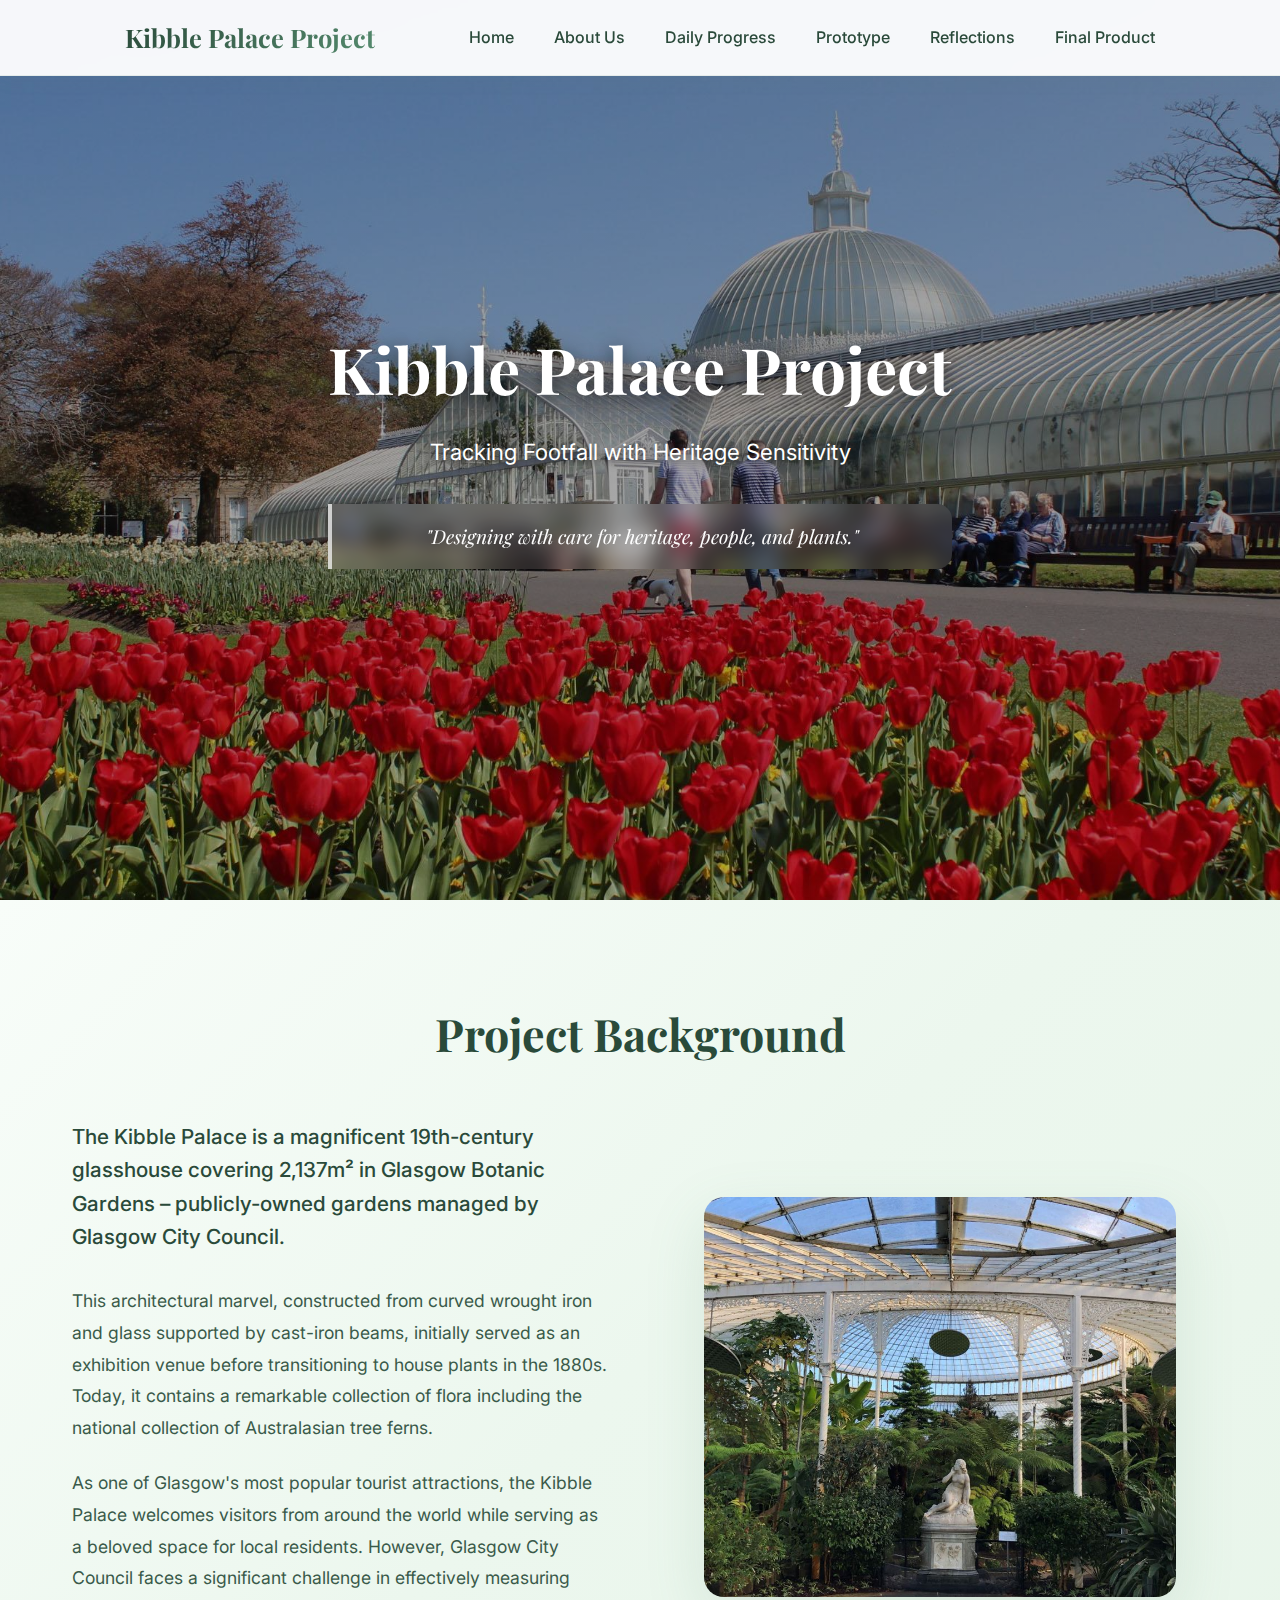
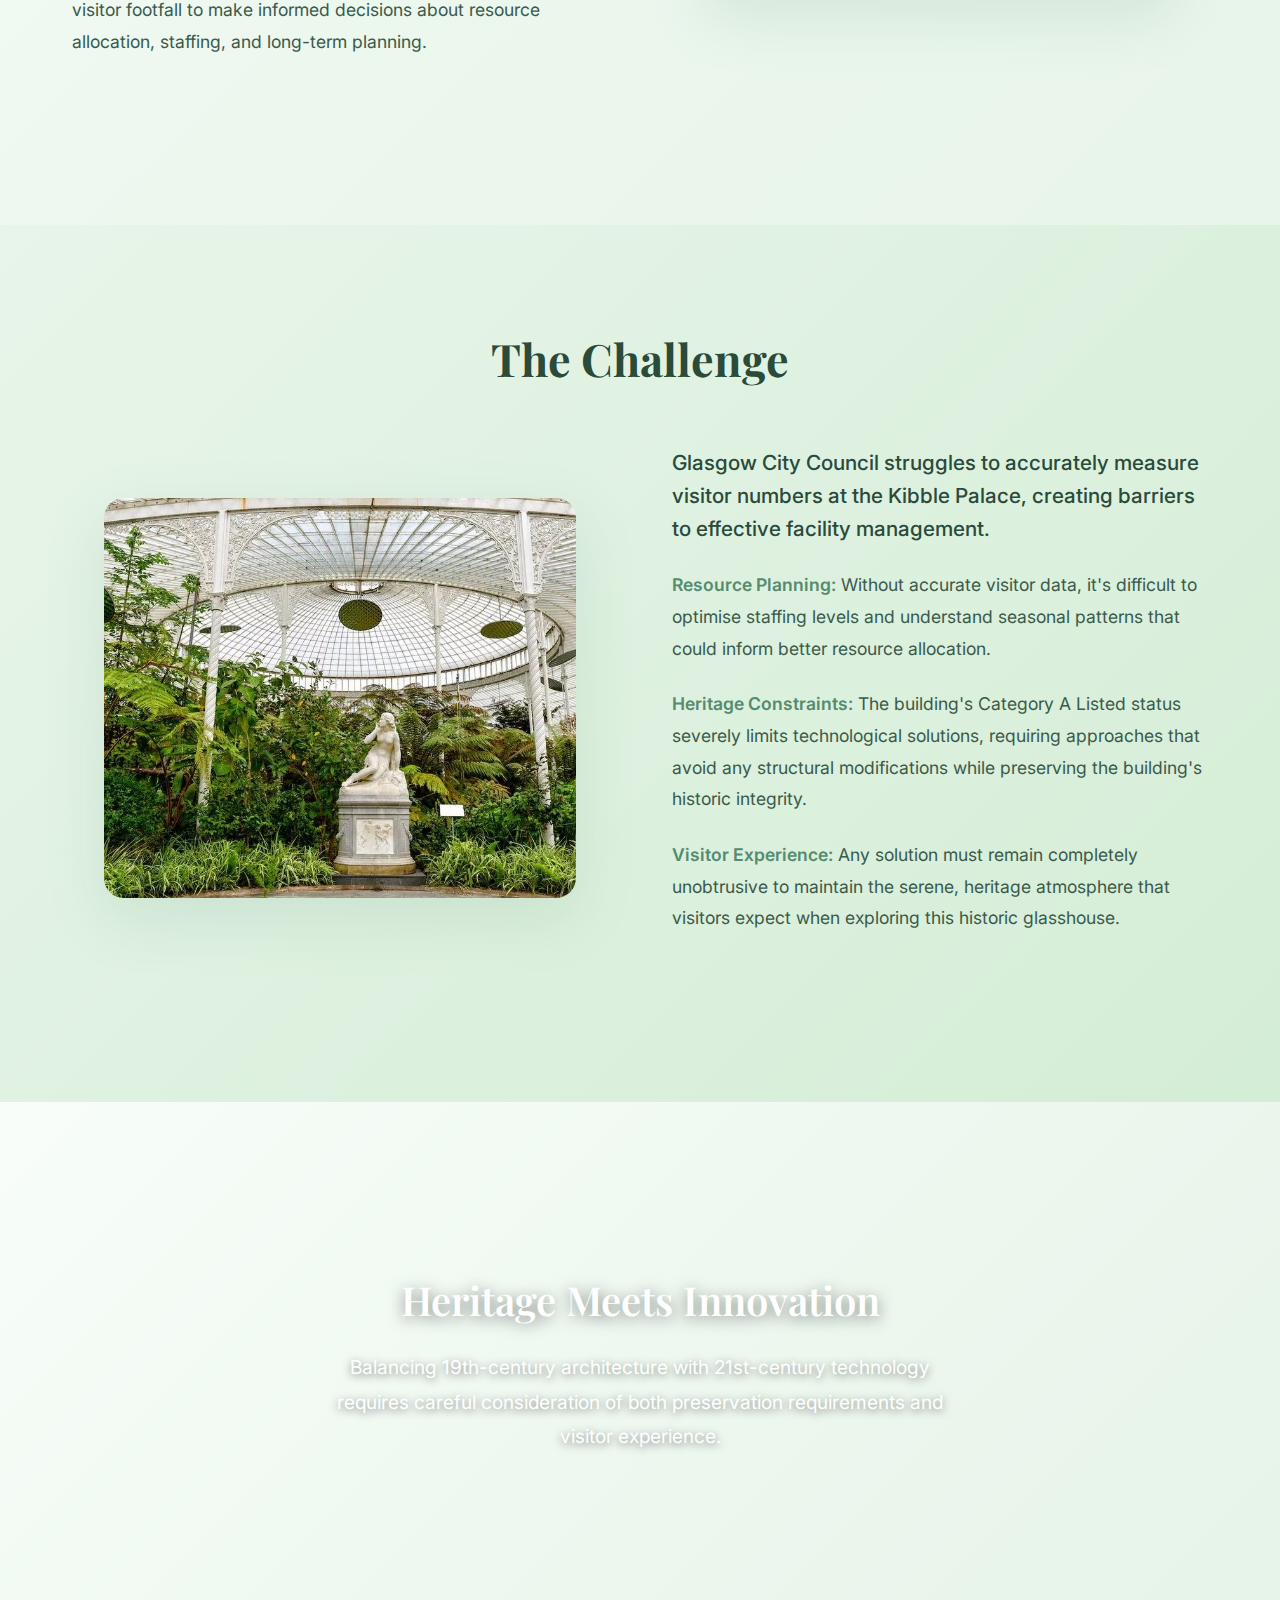
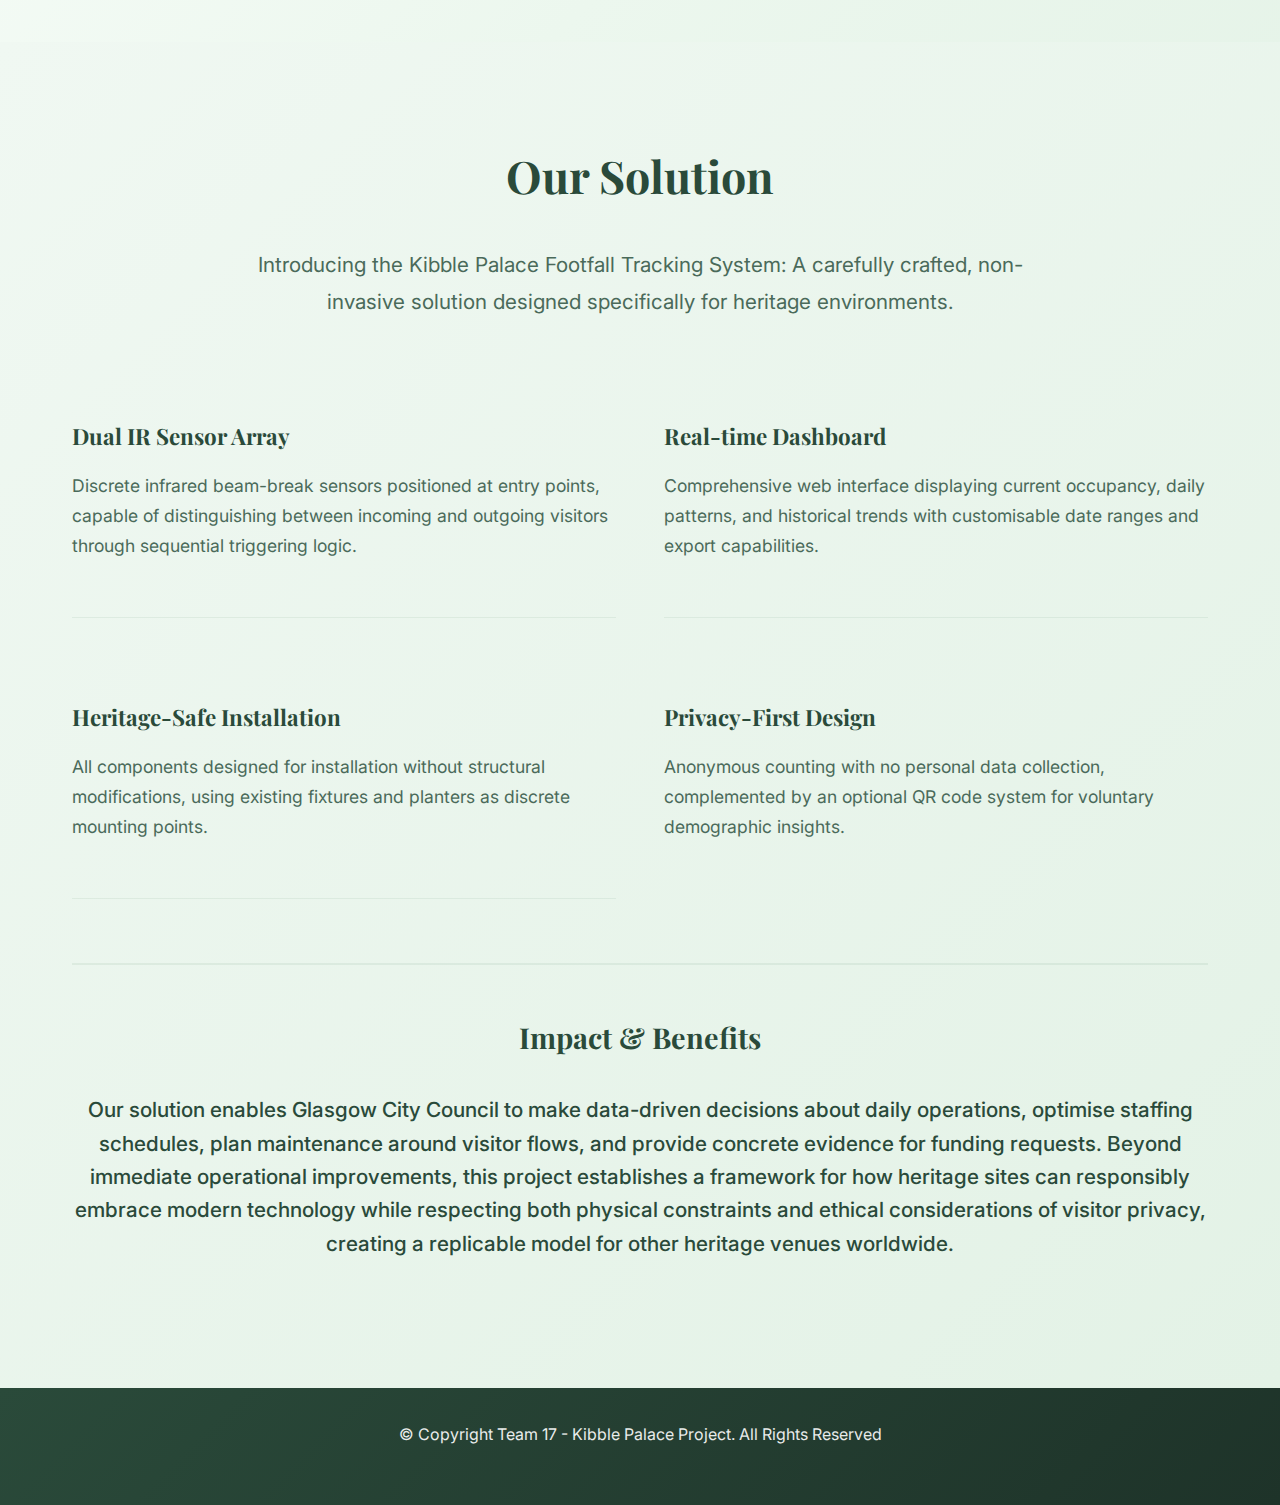
<file: index.html>
<!DOCTYPE html>
<html>

<head>
  <link rel="stylesheet" href="style.css">
  <title>Footfall Tracking in Kibble Palace</title>
  <meta charset="UTF-8">
  <meta name="viewport" content="width=device-width, initial-scale=1.0">
</head>

<body>
  <div id="navbar"></div>

  <!-- Hero Section -->
  <section class="hero-section">
    <div class="hero-content">
      <h1>Kibble Palace Project</h1>
      <p class="subtitle">Tracking Footfall with Heritage Sensitivity</p>
      <div class="hero-quote">
        "Designing with care for heritage, people, and plants."
      </div>
    </div>
  </section>

  <main>
    <!-- Project Background - Flowing Layout -->
    <section class="content-flow">
      <div class="content-wrapper">
        <h2>Project Background</h2>
        <div class="text-image-flow">
          <div class="text-content">
            <p class="large-text">The Kibble Palace is a magnificent 19th-century glasshouse covering 2,137m² in Glasgow
              Botanic Gardens – publicly-owned gardens managed by Glasgow City Council.</p>

            <p>This architectural marvel, constructed from curved wrought iron and glass supported by cast-iron beams,
              initially served as an exhibition venue before transitioning to house plants in the 1880s. Today, it
              contains a remarkable collection of flora including the national collection of Australasian tree ferns.
            </p>
              <p>As one of Glasgow's most popular tourist attractions, the Kibble Palace welcomes visitors from around the
                world while serving as a beloved space for local residents. However, Glasgow City Council faces a significant
                challenge in effectively measuring visitor footfall to make informed decisions about resource allocation,
                staffing, and long-term planning.</p>
          </div>
          <div class="image-content">
            <img src="assets/images/botanic3.jpg" alt="Interior of Kibble Palace" class="flow-image">
          </div>
        </div>
      </div>
    </section>

    <!-- Challenge Section - Fixed Layout -->
    <section class="challenge-section">
      <div class="content-wrapper">
        <h2>The Challenge</h2>
        <div class="text-image-flow reverse">
          <div class="image-content">
            <img src="assets/images/botanic4.jpg" alt="Kibble Palace exterior view" class="flow-image">
          </div>
          <div class="text-content">
            <p class="large-text">Glasgow City Council struggles to accurately measure visitor numbers at the Kibble
              Palace, creating barriers to effective facility management.</p>

            <p><strong>Resource Planning:</strong> Without accurate visitor data, it's difficult to optimise staffing
              levels and understand seasonal patterns that could inform better resource allocation.</p>

            <p><strong>Heritage Constraints:</strong> The building's Category A Listed status severely limits
              technological solutions, requiring approaches that avoid any structural modifications while preserving the
              building's historic integrity.</p>

            <p><strong>Visitor Experience:</strong> Any solution must remain completely unobtrusive to maintain the
              serene, heritage atmosphere that visitors expect when exploring this historic glasshouse.</p>
          </div>
        </div>
      </div>
    </section>

    <!-- Heritage Innovation Section -->
    <section class="image-section">
      <div class="image-content">
        <h2>Heritage Meets Innovation</h2>
        <p>Balancing 19th-century architecture with 21st-century technology requires careful consideration of both
          preservation requirements and visitor experience.</p>
      </div>
    </section>

    <!-- Solution Section - Simplified -->
    <section class="solution-section">
      <div class="content-wrapper">
        <h2>Our Solution</h2>
        <p class="intro-text">Introducing the Kibble Palace Footfall Tracking System: A carefully crafted, non-invasive
          solution designed specifically for heritage environments.</p>

        <div class="solution-grid">
          <div class="solution-feature">
            <h3>Dual IR Sensor Array</h3>
            <p>Discrete infrared beam-break sensors positioned at entry points, capable of distinguishing between
              incoming and outgoing visitors through sequential triggering logic.</p>
          </div>

          <div class="solution-feature">
            <h3>Real-time Dashboard</h3>
            <p>Comprehensive web interface displaying current occupancy, daily patterns, and historical trends with
              customisable date ranges and export capabilities.</p>
          </div>

          <div class="solution-feature">
            <h3>Heritage-Safe Installation</h3>
            <p>All components designed for installation without structural modifications, using existing fixtures and
              planters as discrete mounting points.</p>
          </div>

          <div class="solution-feature">
            <h3>Privacy-First Design</h3>
            <p>Anonymous counting with no personal data collection, complemented by an optional QR code system for
              voluntary demographic insights.</p>
          </div>
        </div>

        <div class="overall-impact">
          <h3>Impact & Benefits</h3>
          <p class="large-text">Our solution enables Glasgow City Council to make data-driven decisions about daily
            operations, optimise staffing schedules, plan maintenance around visitor flows, and provide concrete
            evidence for funding requests. Beyond immediate operational improvements, this project establishes a
            framework for how heritage sites can responsibly embrace modern technology while respecting both physical
            constraints and ethical considerations of visitor privacy, creating a replicable model for other heritage
            venues worldwide.</p>
        </div>
      </div>
    </section>
  </main>

  <!-- Footer -->
  <footer>
    <div class="footer-content">
      <p style="color: white;">© Copyright Team 17 - Kibble Palace Project. All Rights Reserved</p>
    </div>
  </footer>

  <script src="nav.js"></script>
</body>

</html>
</file>
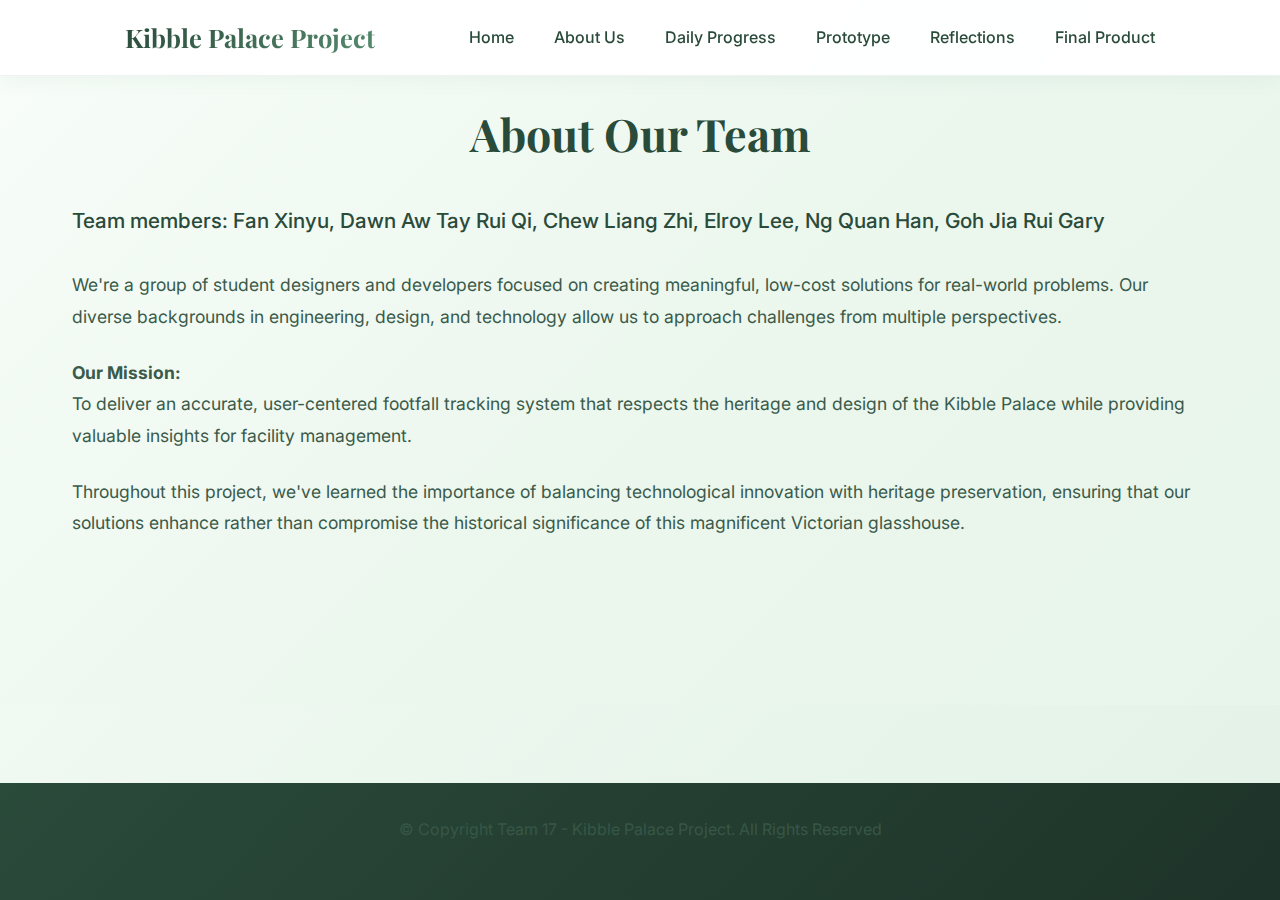
<file: about.html>
<!DOCTYPE html>
<html>

<head>
  <link rel="stylesheet" href="style.css">
  <title>About Us</title>
  <meta charset="UTF-8">
  <meta name="viewport" content="width=device-width, initial-scale=1.0">
</head>

<body>
  <div id="navbar"></div>

  <main>
    <section class="content-flow">
      <div class="content-wrapper">
        <h2>About Our Team</h2>
        <div class="about-content">
          <p class="large-text">Team members: Fan Xinyu, Dawn Aw Tay Rui Qi, Chew Liang Zhi, Elroy Lee, Ng Quan Han, Goh
            Jia Rui Gary</p>

          <p>We're a group of student designers and developers focused on creating meaningful, low-cost solutions for
            real-world problems. Our diverse backgrounds in engineering, design, and technology allow us to approach
            challenges from multiple perspectives.</p>

          <p><strong>Our Mission:</strong><br>To deliver an accurate, user-centered footfall tracking system that
            respects the heritage and design of the Kibble Palace while providing valuable insights for facility
            management.</p>

          <p>Throughout this project, we've learned the importance of balancing technological innovation with heritage
            preservation, ensuring that our solutions enhance rather than compromise the historical significance of this
            magnificent Victorian glasshouse.</p>
        </div>
      </div>
    </section>
  </main>

  <footer>
    <div class="footer-content">
      <p>© Copyright Team 17 - Kibble Palace Project. All Rights Reserved</p>
    </div>
  </footer>

  <script>
    fetch('nav.html')
      .then(response => response.text())
      .then(data => {
        document.getElementById('navbar').innerHTML = data;
      });
  </script>
</body>

</html>
</file>
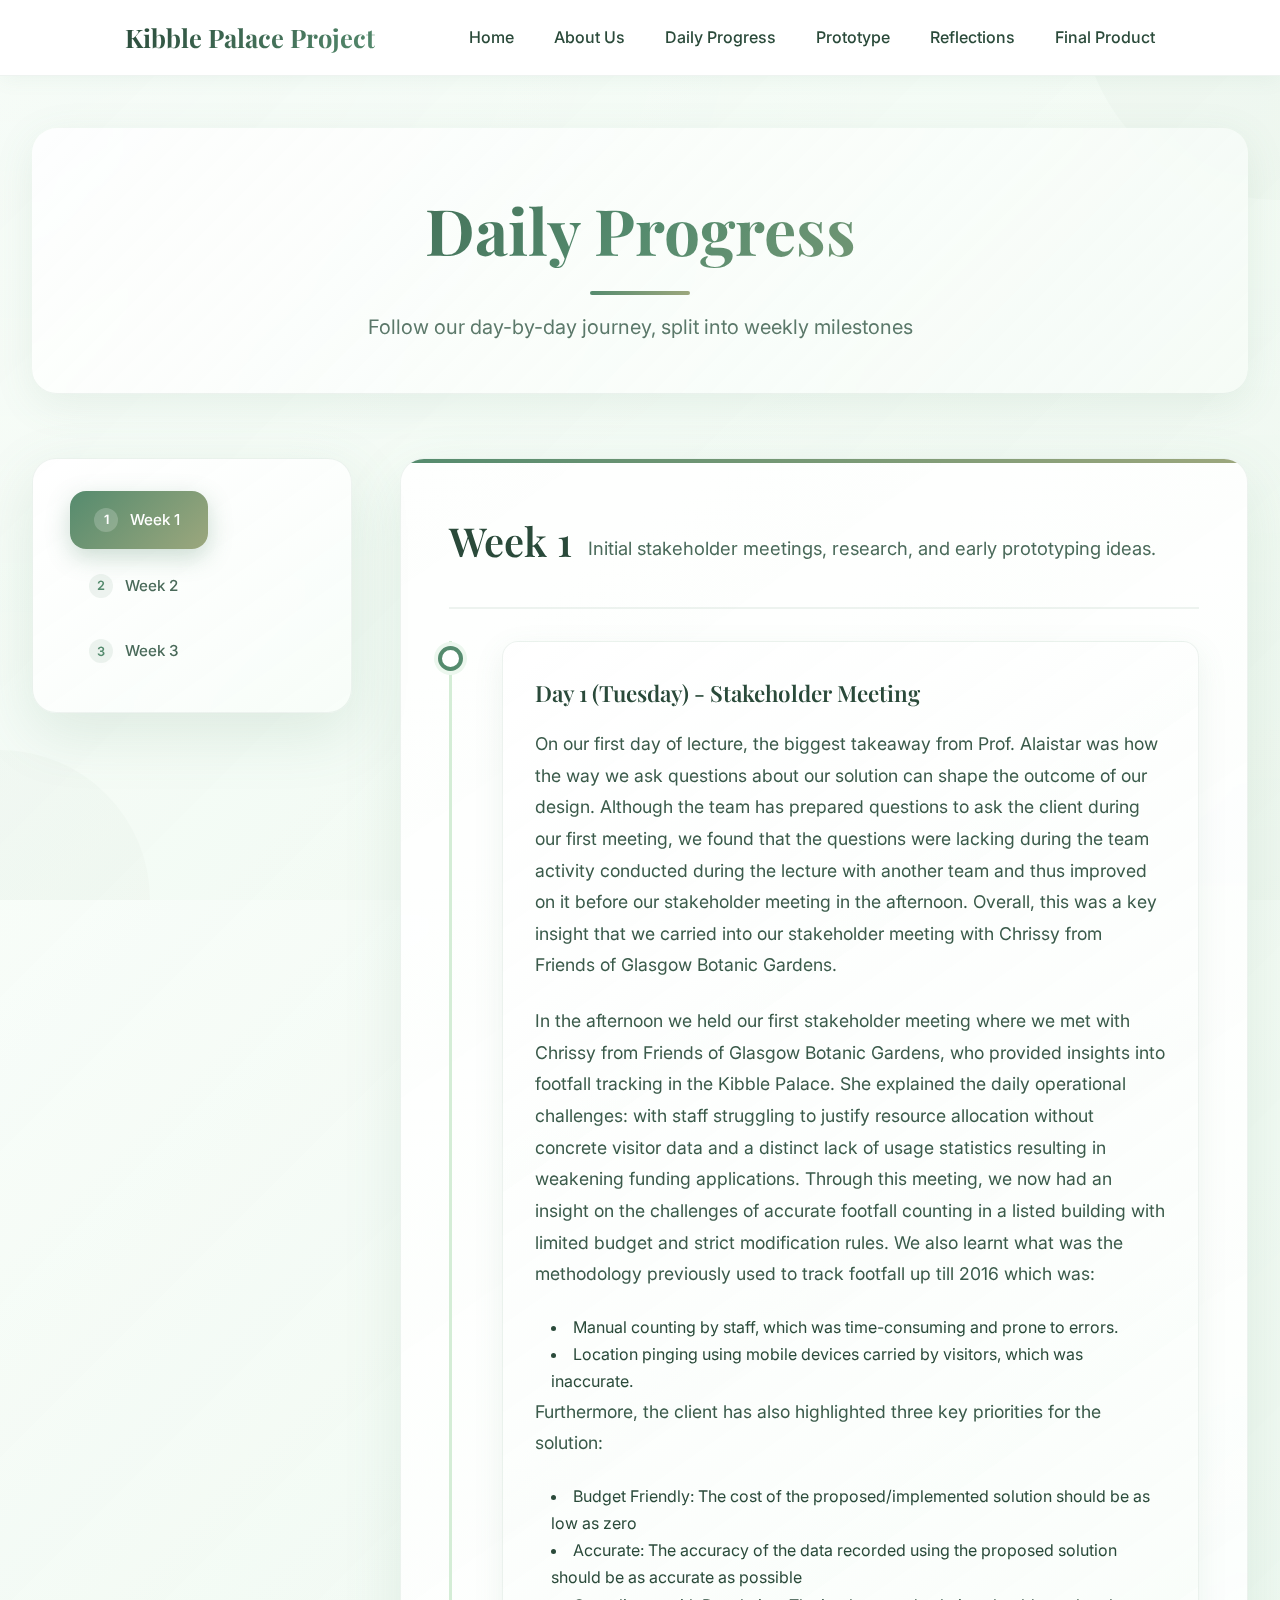
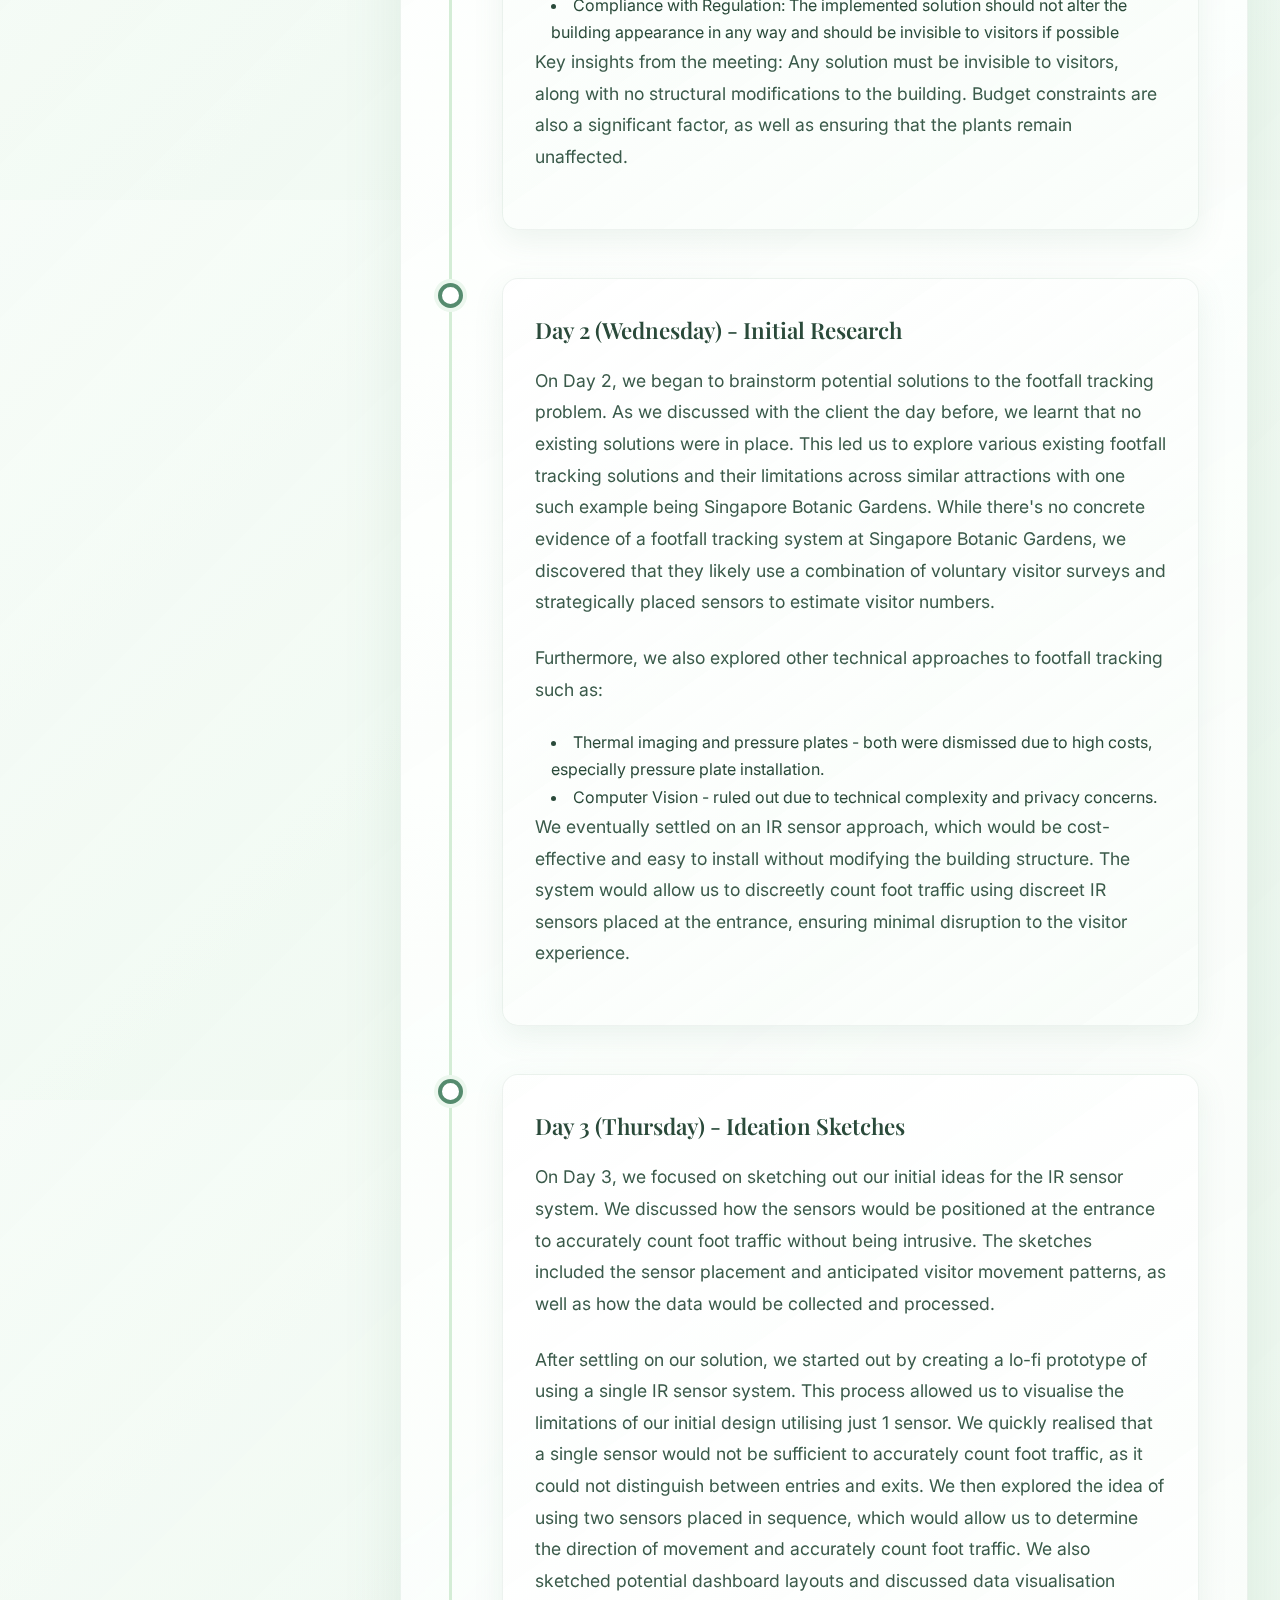
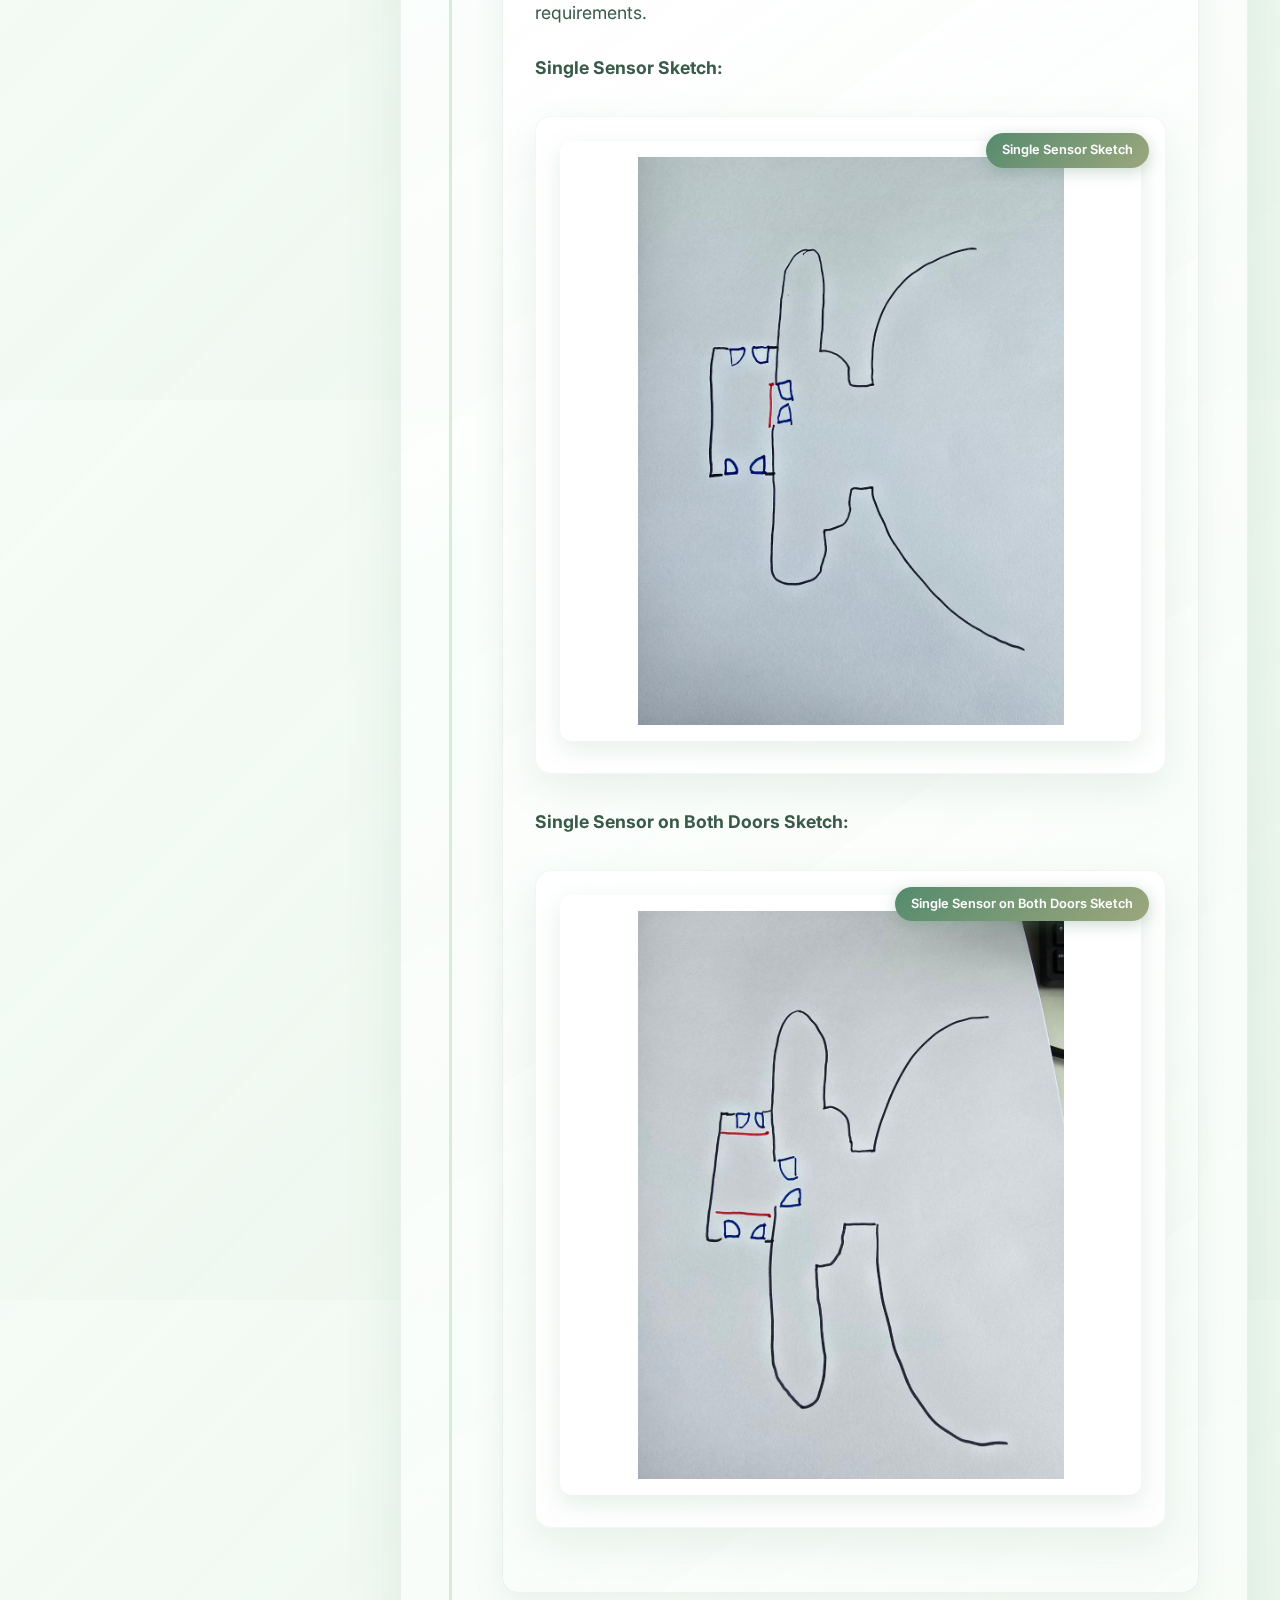
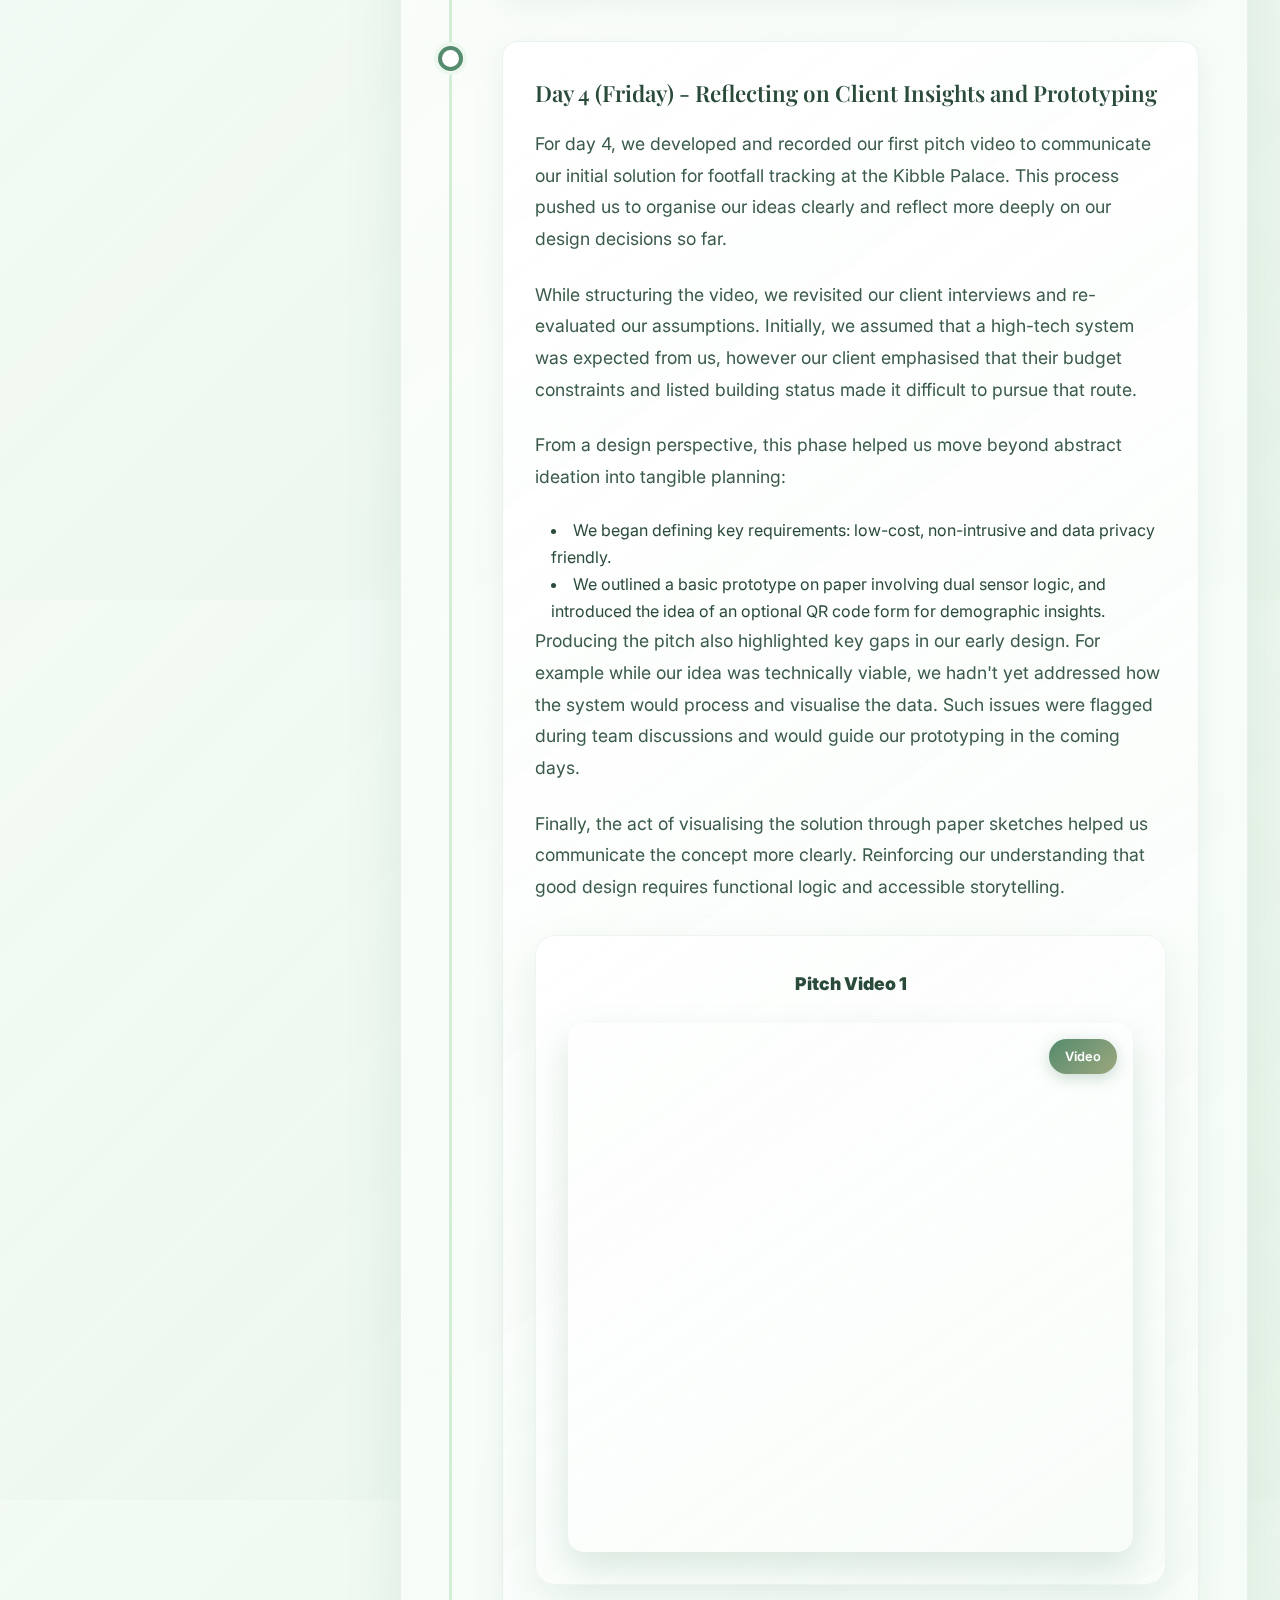
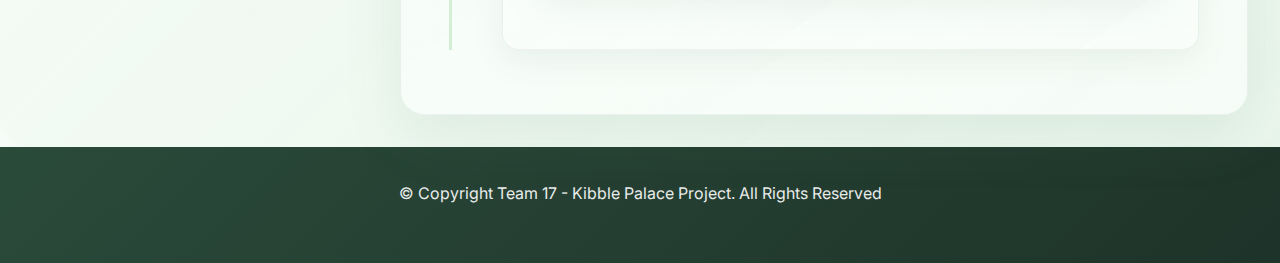
<file: dailies.html>
<!DOCTYPE html>
<html>

<head>
  <link rel="stylesheet" href="style.css">
  <title>Daily Progress</title>
  <meta charset="UTF-8">
  <meta name="viewport" content="width=device-width, initial-scale=1.0">
  <style>
    /* Additional styles for proper image formatting */
    .image-container {
      position: relative;
      margin: 2rem 0;
      background: rgba(255, 255, 255, 0.9);
      border-radius: 16px;
      padding: 1.5rem;
      box-shadow: 0 15px 40px rgba(85, 139, 110, 0.12);
      border: 1px solid rgba(85, 139, 110, 0.08);
    }

    .image-container img {
      width: 100%;
      height: auto;
      min-height: 400px;
      max-height: 600px;
      object-fit: contain;
      border-radius: 12px;
      box-shadow: 0 8px 25px rgba(85, 139, 110, 0.15);
      background: white;
      padding: 1rem;
    }
    
    .poster-container {
      margin: 2rem 0;
      text-align: center;
    }

    .poster-container img {
      width: 100%;
      max-width: 800px;
      height: auto;
      border-radius: 16px;
      box-shadow: 0 20px 60px rgba(85, 139, 110, 0.2);
      background: white;
      padding: 1rem;
    }
    
    /* STYLES FOR VIDEO & POSTER CARDS */
    .media-item {
      position: relative;
      margin: 2rem 0;
      background: linear-gradient(145deg, rgba(255, 255, 255, 0.9) 0%, rgba(248, 253, 249, 0.8) 100%);
      border-radius: 20px;
      padding: 2rem;
      box-shadow: 0 15px 40px rgba(85, 139, 110, 0.12);
      transition: all 0.3s ease;
      border: 1px solid rgba(85, 139, 110, 0.08);
    }
    .media-item p {
        font-size: 1.1rem;
        font-weight: 600;
        color: #2a4a3a;
        margin-bottom: 1.5rem;
        text-align: center;
    }
    .video-container {
      position: relative;
      border-radius: 16px;
      overflow: hidden;
      box-shadow: 0 15px 35px rgba(85, 139, 110, 0.2);
    }
    .media-tag {
      position: absolute;
      top: 1rem;
      right: 1rem;
      background: linear-gradient(135deg, #558b6e, #9ca77d);
      color: white;
      padding: 0.4rem 1rem;
      border-radius: 20px;
      font-size: 0.8rem;
      font-weight: 600;
      z-index: 10;
      box-shadow: 0 4px 15px rgba(85, 139, 110, 0.3);
    }

    /* ---- TIMELINE STYLES ---- */
    .timeline {
      position: relative;
      padding-left: 50px;
      border-left: 3px solid #d4edd6;
    }

    .timeline-item {
      position: relative;
      margin-bottom: 3rem;
    }

    .timeline-item:last-child {
      margin-bottom: 1rem;
    }

    .timeline-marker {
      position: absolute;
      top: 5px;
      left: -64px;
      width: 25px;
      height: 25px;
      background: #fff;
      border: 4px solid #558b6e;
      border-radius: 50%;
      box-shadow: 0 0 0 4px #ecf7ee;
      z-index: 2;
    }

    .timeline-content {
      position: relative;
      background: linear-gradient(145deg, rgba(255, 255, 255, 0.95) 0%, rgba(248, 253, 249, 0.8) 100%);
      border-radius: 16px;
      padding: 2rem;
      box-shadow: 0 10px 30px rgba(85, 139, 110, 0.1);
      border: 1px solid rgba(85, 139, 110, 0.1);
      transition: all 0.3s ease;
    }
    .timeline-content:hover {
      transform: translateY(-5px);
      box-shadow: 0 15px 40px rgba(85, 139, 110, 0.15);
    }

    .timeline-content h4 {
      font-family: 'Playfair Display', serif;
      color: #2a4a3a;
      font-size: 1.4rem;
      margin-bottom: 1rem;
      font-weight: 600;
    }
    .timeline-content ul {
        list-style-position: inside;
        padding-left: 1rem;
    }
  </style>
</head>

<body>
  <div id="navbar"></div>

  <div class="bg-decoration"></div>

  <div class="container">
    <header class="header">
      <h1>Daily Progress</h1>
      <p>Follow our day-by-day journey, split into weekly milestones</p>
    </header>

    <div class="main-layout">
      <nav class="sidebar">
        <ul class="nav-menu">
          <li class="nav-item">
            <a href="#week-1" class="nav-link active" data-target="week-1">Week 1</a>
          </li>
          <li class="nav-item">
            <a href="#week-2" class="nav-link" data-target="week-2">Week 2</a>
          </li>
          <li class="nav-item">
            <a href="#week-3" class="nav-link" data-target="week-3">Week 3</a>
          </li>
        </ul>
      </nav>

      <main class="content-area">
        <div id="week-1" class="tab-content active">
          <div class="tab-header">
            <h2 class="tab-title">Week 1</h2>
            <p class="tab-description">Initial stakeholder meetings, research, and early prototyping ideas.</p>
          </div>
          
          <div class="timeline">
            <div class="timeline-item">
              <div class="timeline-marker"></div>
              <div class="timeline-content">
                <h4>Day 1 (Tuesday) - Stakeholder Meeting</h4>
                <p>
                  On our first day of lecture, the biggest takeaway from Prof. Alaistar was how the way we ask questions
                  about our solution can shape the outcome of our design. Although the team has prepared questions to ask the
                  client during our first meeting, we found that the questions were lacking during the team activity conducted
                  during the lecture with another team and thus improved on it before our stakeholder meeting in the afternoon.
                  Overall, this was a key insight that we carried into our stakeholder meeting with Chrissy from Friends of Glasgow
                  Botanic Gardens.
                </p>
                <p>
                  In the afternoon we held our first stakeholder meeting where we met with Chrissy from Friends of Glasgow
                  Botanic Gardens, who provided insights into footfall tracking in the Kibble Palace. She explained the daily operational
                  challenges: with staff struggling to justify resource allocation without concrete visitor data and a distinct lack of usage
                  statistics resulting in weakening funding applications. Through this meeting, we now had an insight on
                  the challenges of accurate footfall counting in a listed building with limited budget and strict
                  modification rules. We also learnt what was the methodology previously used to track footfall up till
                  2016 which was:
                </p>
                <ul>
                  <li>Manual counting by staff, which was time-consuming and prone to errors.</li>
                  <li>Location pinging using mobile devices carried by visitors, which was inaccurate.</li>
                </ul>
                <p>
                  Furthermore, the client has also highlighted three key priorities for the solution:
                </p>
                <ul>
                  <li>Budget Friendly: The cost of the proposed/implemented solution should be as low as zero</li>
                  <li>Accurate: The accuracy of the data recorded using the proposed solution should be as accurate as possible</li>
                  <li>Compliance with Regulation: The implemented solution should not alter the building appearance in any way and should be invisible to visitors if possible</li>
                </ul>
                <p>
                  Key insights from the meeting: Any solution must be invisible to visitors, along with no structural
                  modifications to the building. Budget constraints are also a significant factor, as well as ensuring
                  that the plants remain unaffected.
                </p>
              </div>
            </div>

            <div class="timeline-item">
              <div class="timeline-marker"></div>
              <div class="timeline-content">
                <h4>Day 2 (Wednesday) - Initial Research</h4>
                <p>
                  On Day 2, we began to brainstorm potential solutions to the footfall tracking problem. As we discussed
                  with the client the day before, we learnt that no existing solutions were in place. This led us to explore various existing footfall
                  tracking solutions and their limitations across similar attractions with one such example being Singapore Botanic Gardens.
                  While there's no concrete evidence of a footfall tracking system at Singapore Botanic Gardens, we
                  discovered that they likely use a combination of voluntary visitor surveys and strategically placed sensors to estimate visitor
                  numbers.
                </p>
                <p>
                  Furthermore, we also explored other technical approaches to footfall tracking such as:
                </p>
                <ul>
                  <li>Thermal imaging and pressure plates - both were dismissed due to high costs, especially pressure plate installation.</li>
                  <li>Computer Vision - ruled out due to technical complexity and privacy concerns.</li>
                </ul>
                <p>
                  We eventually settled on an IR sensor approach, which would be cost-effective and easy to
                  install without modifying the building structure. The system would allow us to discreetly count foot
                  traffic using discreet IR sensors placed at the entrance, ensuring minimal disruption to the visitor experience.
                </p>
              </div>
            </div>

            <div class="timeline-item">
              <div class="timeline-marker"></div>
              <div class="timeline-content">
                <h4>Day 3 (Thursday) - Ideation Sketches</h4>
                <p>
                  On Day 3, we focused on sketching out our initial ideas for the IR sensor system. We discussed how
                  the sensors would be positioned at the entrance to accurately count foot traffic without being
                  intrusive. The sketches included the sensor placement and anticipated visitor movement patterns, as well as how the
                  data would be collected and processed.
                </p>
                <p>
                  After settling on our solution, we started out by creating a lo-fi prototype of using a single IR sensor
                  system. This process allowed us to visualise the limitations of our initial design utilising just 1
                  sensor. We quickly realised that a single sensor would not be sufficient to accurately count foot traffic, as
                  it could not distinguish between entries and exits. We then explored the idea of using two sensors
                  placed in sequence, which would allow us to determine the direction of movement and accurately count
                  foot traffic. We also sketched potential dashboard layouts and discussed data visualisation
                  requirements.
                </p>
                <p><strong>Single Sensor Sketch:</strong></p>
                <div class="image-container">
                  <span class="media-tag">Single Sensor Sketch</span>
                  <img src="assets/images/Single-Sensor-Sketch.jpg" alt="Single Sensor Sketch Wireframe">
                </div>
                <p><strong>Single Sensor on Both Doors Sketch:</strong></p>
                <div class="image-container">
                  <span class="media-tag">Single Sensor on Both Doors Sketch</span>
                  <img src="assets/images/Single-Sensor-Both-Door-Sketch.jpg"
                    alt="Single Sensor on Both Doors Sketch Wireframe">
                </div>
              </div>
            </div>

            <div class="timeline-item">
              <div class="timeline-marker"></div>
              <div class="timeline-content">
                <h4>Day 4 (Friday) - Reflecting on Client Insights and Prototyping</h4>
                <p>For day 4, we developed and recorded our first pitch video to communicate our initial solution for
                  footfall tracking at the Kibble Palace. This process pushed us to organise our ideas clearly and reflect more
                  deeply on our design decisions so far.
                </p>
                <p>While structuring the video, we revisited our client interviews and re-evaluated our assumptions.
                  Initially, we assumed that a high-tech system was expected from us, however our client emphasised that their budget
                  constraints and listed building status made it difficult to pursue that route.
                </p>
                <p>From a design perspective, this phase helped us move beyond abstract ideation into tangible planning:
                </p>
                <ul>
                  <li>We began defining key requirements: low-cost, non-intrusive and data privacy friendly.</li>
                  <li>We outlined a basic prototype on paper involving dual sensor logic, and introduced the idea of an
                    optional QR code form for demographic insights.
                  </li>
                </ul>
                <p>Producing the pitch also highlighted key gaps in our early design. For example while our idea was
                  technically viable, we hadn't yet addressed how the system would process and visualise the data. Such issues were flagged
                  during team discussions and would guide our prototyping in the coming days.
                </p>
                <p>Finally, the act of visualising the solution through paper sketches helped us communicate the concept
                  more clearly. Reinforcing our understanding that good design requires functional logic and accessible storytelling.
                </p>
                
                <div class="media-item">
                  <p><strong>Pitch Video 1</strong></p>
                  <div class="video-container">
                    <span class="media-tag">Video</span>
                    <iframe style="width: 100%; height: 520px; border:0; border-radius: 12px;" src="https://www.youtube.com/embed/ghAql5v1F_Q" title="YouTube video player" allow="accelerometer; autoplay; clipboard-write; encrypted-media; gyroscope; picture-in-picture" allowfullscreen></iframe>
                  </div>
                </div>
              </div>
            </div>  
          </div>
        </div>

        <div id="week-2" class="tab-content">
          <div class="tab-header">
            <h2 class="tab-title">Week 2</h2>
            <p class="tab-description">Refining prototypes, visitor interviews, and dashboard development.</p>
          </div>
          
          <div class="timeline">
            <div class="timeline-item">
              <div class="timeline-marker"></div>
              <div class="timeline-content">
                <h4>Day 5 (Monday) - Dashboard Prototyping</h4>
                <p>We focused on designing the dashboard interface for the staff use. Based on the client meeting and
                  understanding of their needs, we prioritised features like real-time visitor counts, daily patterns, and
                  historical data visualisation. We created wireframes for different dashboard views: real-time occupancy
                  display showing current visitor counts, daily summary charts tracking hourly patterns, weekly trend
                  analysis for operational planning, and monthly reports suitable for council presentations and funding
                  applications. </p>
                <p>We designed the interface to show key metrics at a glance, as well as specialised sections for deeper
                  insights: visitor trends showing daily patterns, country of origin data, as well as event tracking with
                  attendance figures, helping staff to understand which programs drive the most engagement</p>
                <p>At first, there was some struggles with balancing comprehensive data presentation while still retaining
                  visual clarity. We eventually settled on a clean, spacious layout with large fonts and intuitive color
                  coding, making it easier for staff to digest the information quickly which still providing the detailed
                  analytics needed for strategic planning and reporting.</p>
              </div>
            </div>

            <div class="timeline-item">
              <div class="timeline-marker"></div>
              <div class="timeline-content">
                <h4>Day 6 (Tuesday) - Interviewing Visitors of Kibble Palace</h4>
                <p>Today, we visited Kibble Palace to gather feedback from actual visitors about their awareness and
                  thoughts on footfall tracking. Surprisingly, many assumed that there was already a tracking system in place and
                  were unaware that the data was outdated.</p>
                <p>Most visitors were open to the idea of anonymous tracking if it can help improve the management of the
                  place, especially if it preserves the free entry policy. We explained our concept (IR sensors + QR code form)
                  and the feedback we got was positive provided it remained non-intrusive and didn't feel like surveillance. However, they
                  also highlighted that they would not be incentivised to scan the QR code form as it did not benefit their visit to the
                  Kibble Palace.</p>
                <p>We also showed them our basic dashboard wireframe to gain some insights on what kind of data visitors
                  would like to see. It was highlighted to us that while the simple nature of our dashboard did not provide enough insights
                  into information that visitors would want to know about. They mentioned information like how events impact the number of
                  people at Kibble Palace would be good to know so they can avoid busy periods.
                </p>
              </div>
            </div>

            <div class="timeline-item">
              <div class="timeline-marker"></div>
              <div class="timeline-content">
                <h4>Day 7 (Wednesday) - Improving QR Code Form and Dashboard Prototypes</h4>
                <p>Following the feedback we received from visitors during our interviews at Kibble Palace, we made
                  several improvements to our prototype to enhance user engagement and data utility.</p>
                <p>Based on the interviews we did yesterday, we made several improvements to the dashboard and QR code
                  form.</p>
                <p>QR Code Form improvements, many visitors indicated they lacked incentive to complete it. To address
                  this:
                </p>
                <ul>
                  <li>Added a section that displays fun and lesser-known facts about Kibble Palace after submission</li>
                </ul>
                <p>On the dashboard side, we integrated new features to make the data more insightful for stakeholders.
                  These includes:
                </p>
                <ul>
                  <li>Added weather impacts to visitor numbers.</li>
                  <li>Added events and their respective visitor counts.</li>
                  <li>Show weekly and monthly visitor counts.</li>
                </ul>
                <p>These changes were designed to provide clearer, more actionable insights to inform future decisions.</p>
              </div>
            </div>

            <div class="timeline-item">
              <div class="timeline-marker"></div>
              <div class="timeline-content">
                <h4>Day 8 (Thursday) - Development of Cardboard Prototype </h4>
                <p>Today, we built a physical cardboard prototype to better simulate the traffic flow of Kibble Palace.
                  The goal was to better visualise how visitors enter, move through, and exit the area especially during busier times
                  where there are events.
                </p>
                <p>The prototype included:
                </p>
                <ul>
                  <li>Two entry/exit points with labelled sensor positions (A and B).</li>
                  <li>A model layout of the palace entrance/exit to simulate real visitor movement.</li>
                  <li>Cardboard cut-outs to represent visitors.</li>
                </ul>
                <p>Using this, we tested how visitors might unintentionally walk side-by-side or in reverse directions,
                  and how that could affect our dual sensor logic. It helped us confirm the following:
                </p>
                <ul>
                  <li>Dual sensors are necessary to detect direction.</li>
                  <li>Crowd density or group entry may cause timing challenges for logging.</li>
                  <li>Placement height and angle may impact accuracy.</li>
                </ul>
                <p>Top-down and POV video footage was recorded during prototyping to show how we simulated visitor flow.
                </p>
              </div>
            </div>

            <div class="timeline-item">
              <div class="timeline-marker"></div>
              <div class="timeline-content">
                <h4>Day 9 (Friday) - Reflecting on Visitor Interview Insights and Prototyping</h4>
                <p>Pitch video 2 was due today, so we used our remaining time to do the final reflections on our full
                  journey, from early assumptions to user feedback and iterative prototyping. Key reflection points included:
                </p>
                <ul>
                  <li>Visitors were generally unaware of the outdated footfall tracking, which validated our problem
                    framing.</li>
                  <li>Interview feedback helped us refine our QR form and dashboard insights.</li>
                </ul>
                <p>By gathering feedback from real users, we were able to further improve our QR form to make it more
                  appealing for visitors to scan and contribute to the demographic tracking, while ensuring their privacy isn't breached.
                </p>
                <p>Final edits to the video focused on showcasing the evolution of our prototyping, not just what we
                  built, but why we built it that way.</p>
                
                <div class="media-item">
                  <p><strong>Pitch Video 2</strong></p>
                  <div class="video-container">
                    <span class="media-tag">Video</span>
                    <iframe style="width: 100%; height: 520px; border:0; border-radius: 12px;" src="https://www.youtube.com/embed/doLc3eM-8xk" title="YouTube video player" allow="accelerometer; autoplay; clipboard-write; encrypted-media; gyroscope; picture-in-picture" allowfullscreen></iframe>
                  </div>
                </div>
              </div>
            </div>
          </div>
        </div>

        <div id="week-3" class="tab-content">
          <div class="tab-header">
            <h2 class="tab-title">Week 3</h2>
            <p class="tab-description">Final testing, feedback, and preparation for presentation.</p>
          </div>
          
          <div class="timeline">
            <div class="timeline-item">
              <div class="timeline-marker"></div>
              <div class="timeline-content">
                <h4>Day 10 (Monday) - Partner feedback meeting</h4>
                <p>Today, we met with our partner to discuss the latest stage of our prototype. The session focused on
                  clarifying how our system works and why we made certain design choices.
                </p>
                <p>One key question raised was:
                  <br>"Why not just use one sensor on the door where everyone passes through, wouldn't that be cheaper?"
                  <br>We explained that while one sensor could track movement, it would not be able to determine
                  direction. Using a dual sensor setup allows us to identify whether someone is entering or exiting, which is critical for
                  accurate footfall counting, especially in a free-flow space like in the Kibble Palace. It also reduces the risk
                  of miscounting during crowded moments, such as events or school group visits.
                </p>
                <p>Another question was:
                  <br>"How does the system distinguish entry from exit?"
                  <br>We explained that the two sensors would be placed in sequence. If Sensor A triggers before Sensor B,
                  it's logged as an entry. If Sensor B triggers before Sensor A, it's logged as an exit. This simple logic forms the
                  core of our tracking system and is both cost-effective and privacy-respecting.
                </p>
                <p>This discussion helped reinforce the importance of clearly communicating the logic and benefits of our
                  setup. It also confirmed that our solution aligns well with the client's goals, accuracy, simplicity and minimal
                  disruption to the building.
                </p>
              </div>
            </div>

            <div class="timeline-item">
              <div class="timeline-marker"></div>
              <div class="timeline-content">
                <h4>Day 11 (Tuesday) - Usability Testing and Poster</h4>
                <p>Day 11 marks the submission of our group poster. Today the team finalised the poster together using
                  what was taught during the lecture on poster design during Day 9 conducted by Prof. Alistair. The poster was designed to be
                  visually appealing, informative, and easy to read. We used a clean layout with clear headings, bullet points, and visuals to
                  highlight our key findings and design process.
                  Furthermore, we also made sure to ensure that the mistakes of posters that Prof. Alistair highlighted
                  during the lecture were not repeated in our poster.
                  One such example, is ensuring that the poster is not too wordy and the font size is large enough to be
                  read from a distance.

                  In addition to the poster, we also conducted usability testing on our prototype which can be viewed form
                  the video below. We invited a classmate to interact with our figma prototype and
                  provide feedback on the user experience. The main feedback we received was that the prototype was
                  missing a back button at the end of the form which
                  did not allow the user to go back to the previous page. This was a key insight that we took into account
                  and made sure to implement in our final prototype.
                  the user also pointed out that the use of interesting facts about the Kibble Palace gave them an
                  incentive to scan the QR code form to complete the form.
                </p>
                
                <div class="media-item" style="max-width: 800px; margin-left: auto; margin-right: auto; padding: 0; background: none; box-shadow: none; border: none;">
                  <p><strong>Group Poster</strong></p>
                  <div style="border-radius: 16px; overflow: hidden; box-shadow: 0 20px 60px rgba(85, 139, 110, 0.2);">
                      <img src="assets/images/Poster.png" alt="Poster" style="width: 100%; height: auto; display: block;">
                  </div>
                </div>
                
                <div class="media-item">
                  <p><strong>Usability Testing</strong></p>
                  <div class="video-container">
                    <span class="media-tag">Video</span>
                    <iframe style="width: 100%; height: 520px; border:0; border-radius: 12px;" src="https://www.youtube.com/embed/7_2vRjmCYCc" title="YouTube video player" allow="accelerometer; autoplay; clipboard-write; encrypted-media; gyroscope; picture-in-picture" allowfullscreen></iframe>
                  </div>
                </div>
              </div>
            </div>

            <div class="timeline-item">
              <div class="timeline-marker"></div>
              <div class="timeline-content">
                <h4>Day 12 (Wednesday) - Implementing Usability Feedback</h4>
                <p>Acting on the specific feedback from yesterday's usability testing, today's work centered on refining the navigation of our post-submission "Interesting Facts" feature. Our test user noted that while they could proceed forward to view multiple facts, there was no "Back" button, preventing them from revisiting a previous fact they had already seen.</p>

                <p>To resolve this, we updated the Figma prototype by implementing the missing "Back" button, which now works alongside the existing forward navigation. This addition gives users full control over their post-submission experience, allowing them to freely browse back and forth through the educational content at their leisure.</p>

                <p>A key consideration was to maintain clarity about the form's status. The new "Back" button's functionality is intentionally limited to navigating only between the interesting facts. It does not allow the user to return to the form itself, ensuring that once the form is submitted, the process is clearly complete and preventing any user confusion.</p>
              </div>
            </div>

            <div class="timeline-item">
              <div class="timeline-marker"></div>
              <div class="timeline-content">
                <h4>Day 13 (Thursday) - Final Deliverables and Project Reflection</h4>
                <p>With the prototyping and testing phases complete, the focus for Day 13 was to consolidate our work and document the journey. The main tasks were to finalize this website and write our comprehensive project reflections, which involved looking back at our process from start to finish.</p>

                <p>Finalising the website meant ensuring every page was polished and cohesive. We populated each section with the relevant text, images, videos, and interactive embeds that we created over the past three weeks. The goal was to create a clear narrative that walks a visitor through our entire design process, from understanding the initial challenge on the homepage to exploring the detailed prototypes and reviewing the final proposal.</p>

                <p>The most significant task was writing our reflections. As a team, we looked back on the key moments of the project. We discussed the critical insights from our first stakeholder meeting regarding heritage constraints, the technical learnings that led us from a single to a dual-sensor system, and how direct feedback from Kibble Palace visitors fundamentally shaped our QR code form and dashboard design. This exercise was crucial for articulating the "why" behind our design decisions. The outcome of this work now forms the content of the 'Reflections' page on this site, bringing our project to a close.</p>
              </div>
            </div>
          </div>
        </div>

      </main>
    </div>
  </div>

  <footer>
    <div class="footer-content">
      <p style="color: white;">© Copyright Team 17 - Kibble Palace Project. All Rights Reserved</p>
    </div>
  </footer>

  <script src="nav.js"></script>
  <script>
    // Dailies navigation functionality
    document.addEventListener('DOMContentLoaded', function () {
      const navLinks = document.querySelectorAll('.nav-link');
      const tabContents = document.querySelectorAll('.tab-content');
      const contentArea = document.querySelector('.content-area');

      navLinks.forEach(link => {
        link.addEventListener('click', function (e) {
          e.preventDefault();

          // Scroll the content area to the top of the viewport
          if (contentArea) {
            // Using a slight delay to ensure the content is rendered before scrolling
            setTimeout(() => {
              contentArea.scrollIntoView({ behavior: 'smooth' });
            }, 100);
          }

          // Remove active class from all links and tabs
          navLinks.forEach(l => l.classList.remove('active'));
          tabContents.forEach(tab => tab.classList.remove('active'));

          // Add active class to clicked link
          this.classList.add('active');

          // Show corresponding tab
          const target = this.getAttribute('data-target');
          document.getElementById(target).classList.add('active');
        });
      });
    });
  </script>
</body>

</html>
</file>
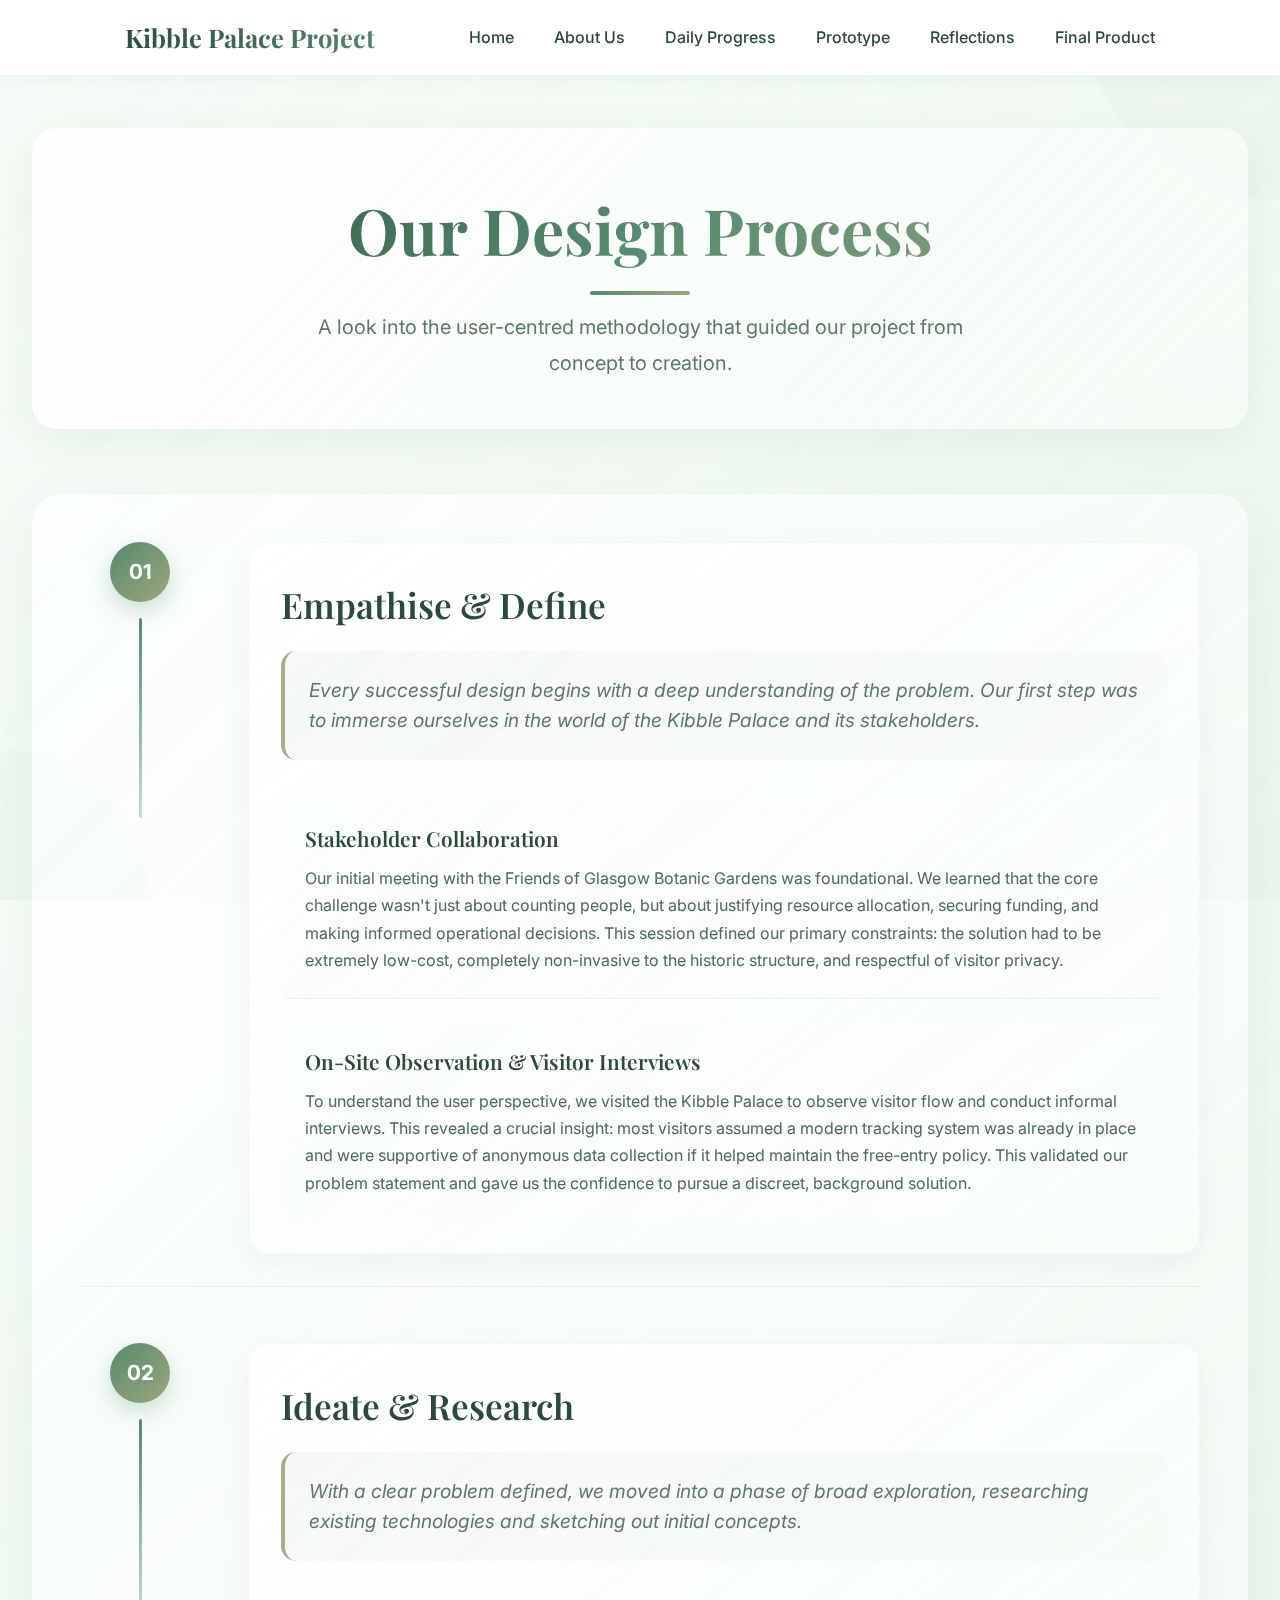
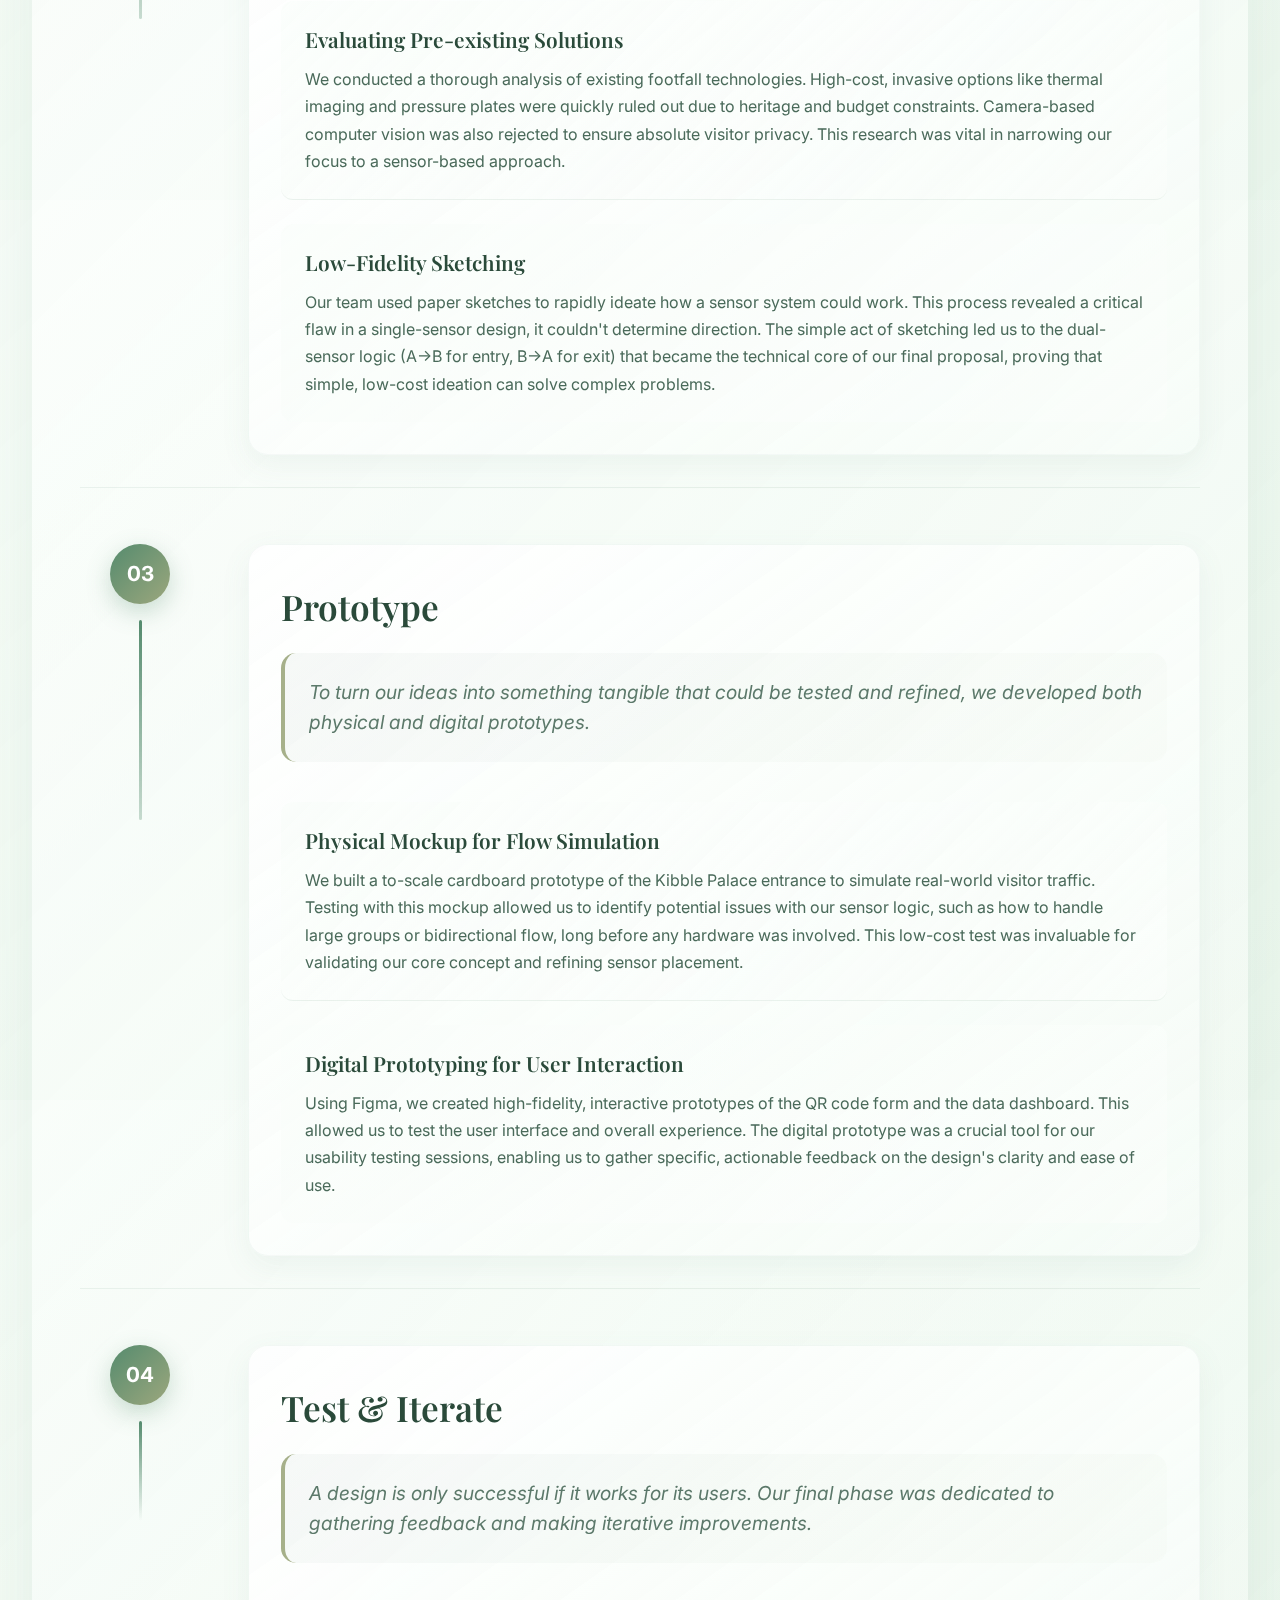
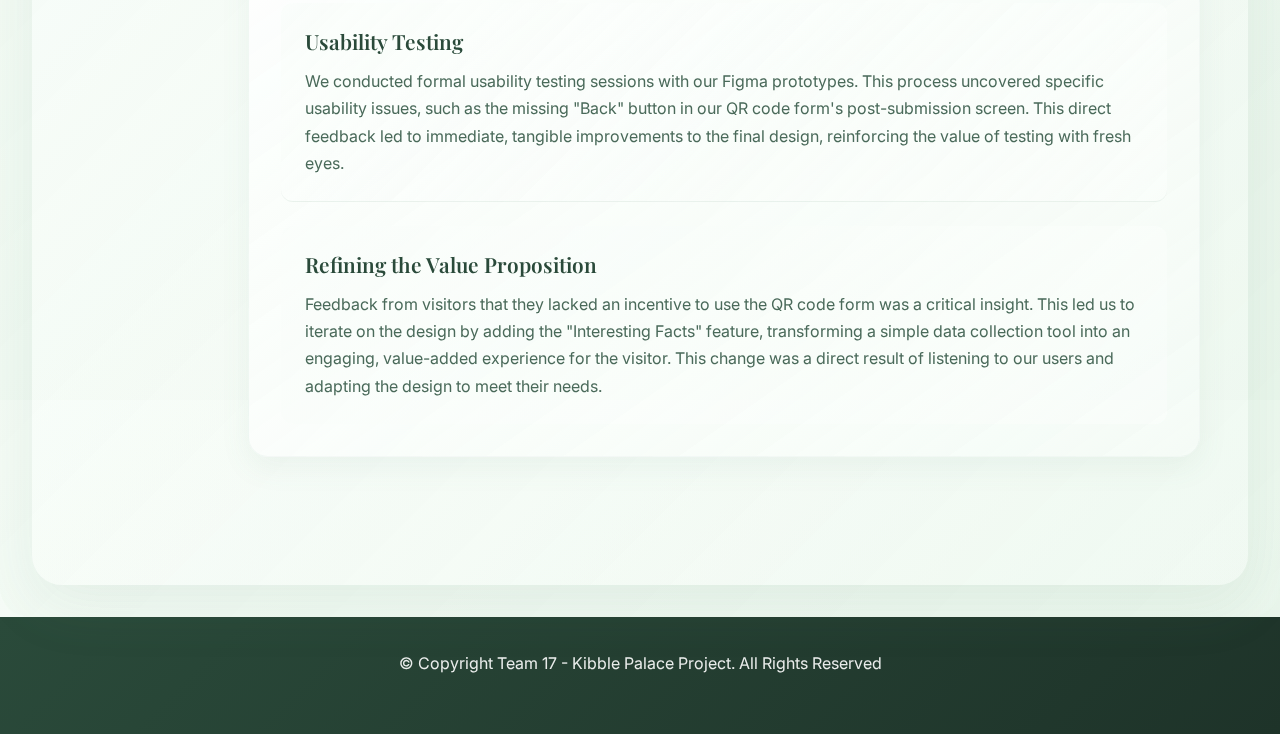
<file: design-process.html>
<!DOCTYPE html>
<html>

<head>
  <link rel="stylesheet" href="style.css">
  <title>Our Design Process</title>
  <meta charset="UTF-8">
  <meta name="viewport" content="width=device-width, initial-scale=1.0">
</head>

<body>
  <div id="navbar"></div>
  <div class="bg-decoration"></div>

  <div class="container">
    <header class="header">
      <h1>Our Design Process</h1>
      <p>A look into the user-centred methodology that guided our project from concept to creation.</p>
    </header>

    <main class="reflections-flow">

      <!-- Section 1 - Empathise & Define -->
      <section class="reflection-section">
        <div class="section-marker">
          <span class="section-number">01</span>
          <div class="marker-line"></div>
        </div>
        <div class="section-content">
          <h2>Empathise & Define</h2>
          <p class="section-intro">Every successful design begins with a deep understanding of the problem. Our first step was to immerse ourselves in the world of the Kibble Palace and its stakeholders.</p>

          <div class="insights-flow">
            <div class="insight-point">
              <h3>Stakeholder Collaboration</h3>
              <p>Our initial meeting with the Friends of Glasgow Botanic Gardens was foundational. We learned that the core challenge wasn't just about counting people, but about justifying resource allocation, securing funding, and making informed operational decisions. This session defined our primary constraints: the solution had to be extremely low-cost, completely non-invasive to the historic structure, and respectful of visitor privacy.</p>
            </div>

            <div class="insight-point">
              <h3>On-Site Observation & Visitor Interviews</h3>
              <p>To understand the user perspective, we visited the Kibble Palace to observe visitor flow and conduct informal interviews. This revealed a crucial insight: most visitors assumed a modern tracking system was already in place and were supportive of anonymous data collection if it helped maintain the free-entry policy. This validated our problem statement and gave us the confidence to pursue a discreet, background solution.</p>
            </div>
          </div>
        </div>
      </section>

      <!-- Section 2 - Ideate & Research -->
      <section class="reflection-section">
        <div class="section-marker">
          <span class="section-number">02</span>
          <div class="marker-line"></div>
        </div>
        <div class="section-content">
          <h2>Ideate & Research</h2>
          <p class="section-intro">With a clear problem defined, we moved into a phase of broad exploration, researching existing technologies and sketching out initial concepts.</p>

          <div class="insights-flow">
            <div class="insight-point">
              <h3>Evaluating Pre-existing Solutions</h3>
              <p>We conducted a thorough analysis of existing footfall technologies. High-cost, invasive options like thermal imaging and pressure plates were quickly ruled out due to heritage and budget constraints. Camera-based computer vision was also rejected to ensure absolute visitor privacy. This research was vital in narrowing our focus to a sensor-based approach.</p>
            </div>

            <div class="insight-point">
              <h3>Low-Fidelity Sketching</h3>
              <p>Our team used paper sketches to rapidly ideate how a sensor system could work. This process revealed a critical flaw in a single-sensor design, it couldn't determine direction. The simple act of sketching led us to the dual-sensor logic (A→B for entry, B→A for exit) that became the technical core of our final proposal, proving that simple, low-cost ideation can solve complex problems.</p>
            </div>
          </div>
        </div>
      </section>

      <!-- Section 3 - Prototype -->
      <section class="reflection-section">
        <div class="section-marker">
          <span class="section-number">03</span>
          <div class="marker-line"></div>
        </div>
        <div class="section-content">
          <h2>Prototype</h2>
          <p class="section-intro">To turn our ideas into something tangible that could be tested and refined, we developed both physical and digital prototypes.</p>

          <div class="insights-flow">
            <div class="insight-point">
              <h3>Physical Mockup for Flow Simulation</h3>
              <p>We built a to-scale cardboard prototype of the Kibble Palace entrance to simulate real-world visitor traffic. Testing with this mockup allowed us to identify potential issues with our sensor logic, such as how to handle large groups or bidirectional flow, long before any hardware was involved. This low-cost test was invaluable for validating our core concept and refining sensor placement.</p>
            </div>

            <div class="insight-point">
              <h3>Digital Prototyping for User Interaction</h3>
              <p>Using Figma, we created high-fidelity, interactive prototypes of the QR code form and the data dashboard. This allowed us to test the user interface and overall experience. The digital prototype was a crucial tool for our usability testing sessions, enabling us to gather specific, actionable feedback on the design's clarity and ease of use.</p>
            </div>
          </div>
        </div>
      </section>

      <!-- Section 4 - Test & Iterate -->
      <section class="reflection-section final-section">
        <div class="section-marker">
          <span class="section-number">04</span>
        <div class="marker-line final-line"></div>
        </div>
        <div class="section-content">
          <h2>Test & Iterate</h2>
          <p class="section-intro">A design is only successful if it works for its users. Our final phase was dedicated to gathering feedback and making iterative improvements.</p>

          <div class="insights-flow">
            <div class="insight-point">
              <h3>Usability Testing</h3>
              <p>We conducted formal usability testing sessions with our Figma prototypes. This process uncovered specific usability issues, such as the missing "Back" button in our QR code form's post-submission screen. This direct feedback led to immediate, tangible improvements to the final design, reinforcing the value of testing with fresh eyes.</p>
            </div>

            <div class="insight-point">
              <h3>Refining the Value Proposition</h3>
              <p>Feedback from visitors that they lacked an incentive to use the QR code form was a critical insight. This led us to iterate on the design by adding the "Interesting Facts" feature, transforming a simple data collection tool into an engaging, value-added experience for the visitor. This change was a direct result of listening to our users and adapting the design to meet their needs.</p>
            </div>
          </div>
        </div>
      </section>

    </main>
  </div>

  <footer>
    <div class="footer-content">
      <p style="color: white;">© Copyright Team 17 - Kibble Palace Project. All Rights Reserved</p>
    </div>
  </footer>

  <script src="nav.js"></script>
</body>

</html>
</file>
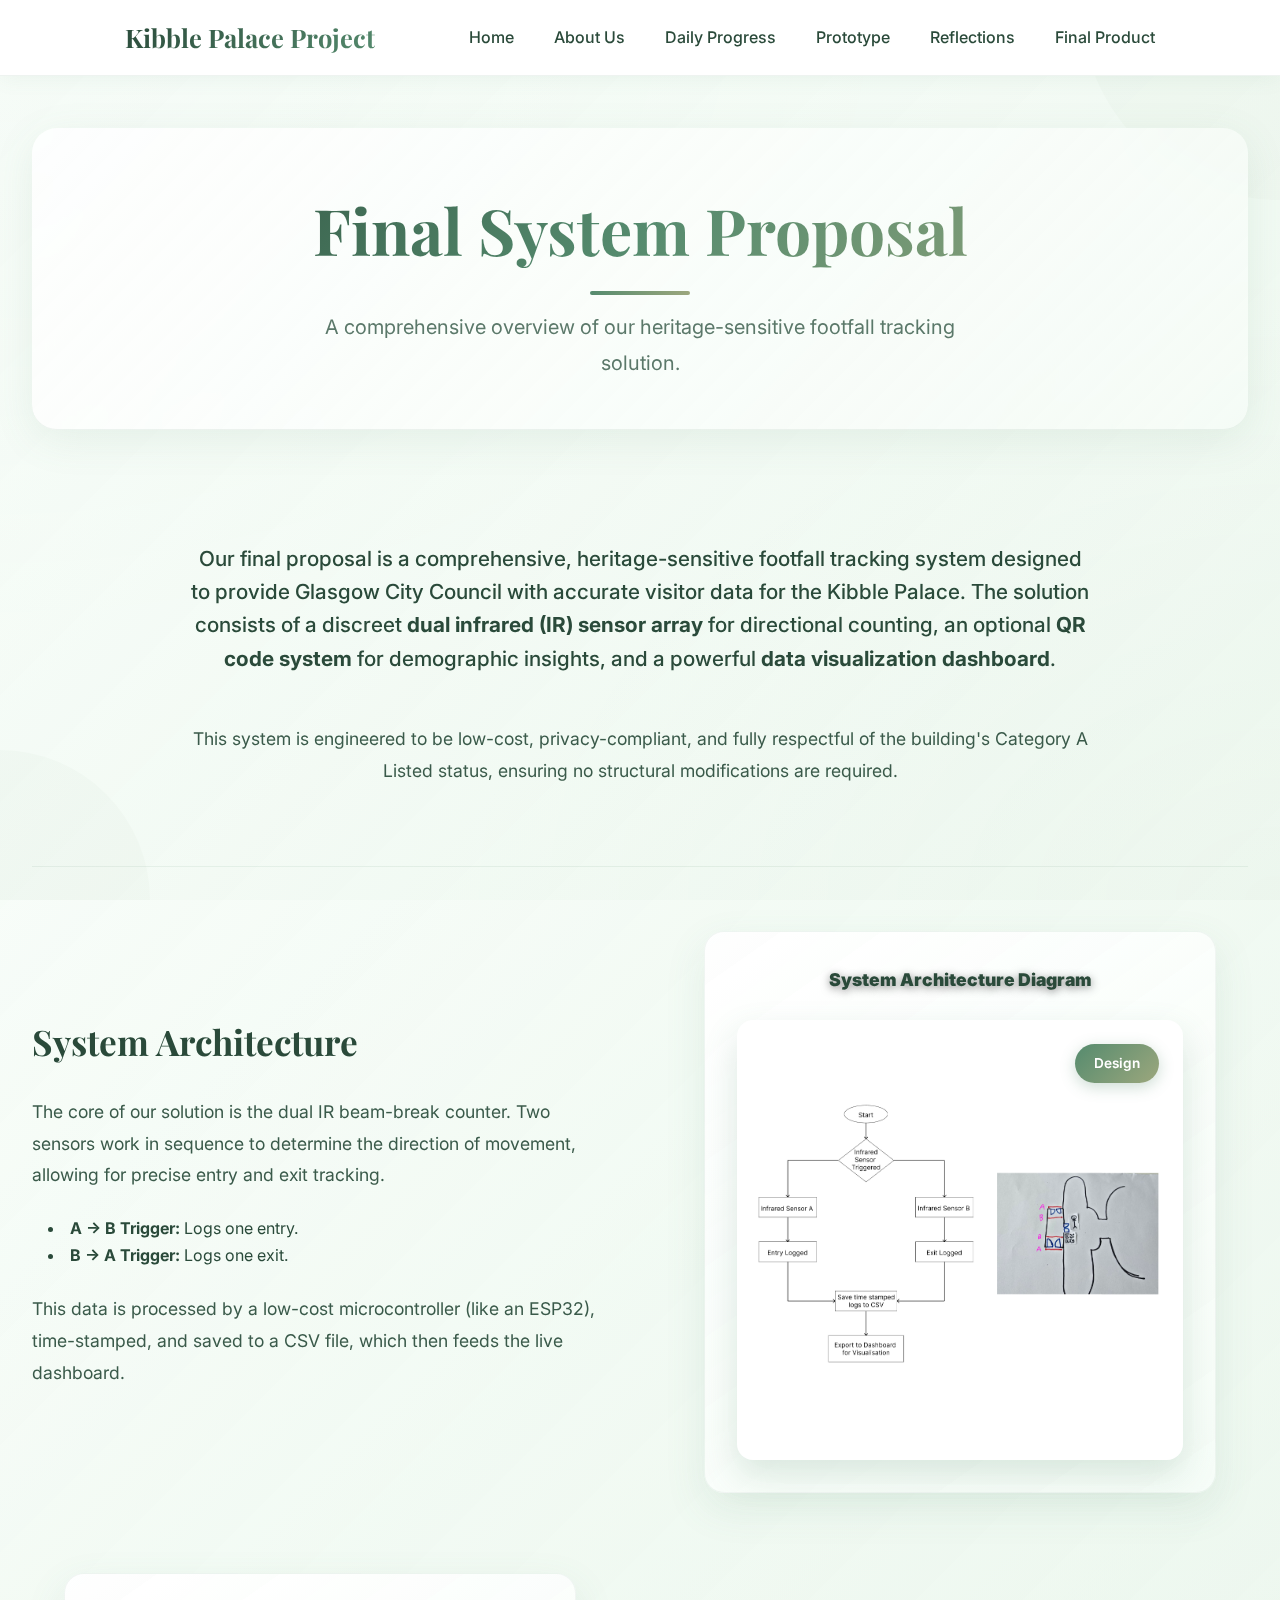
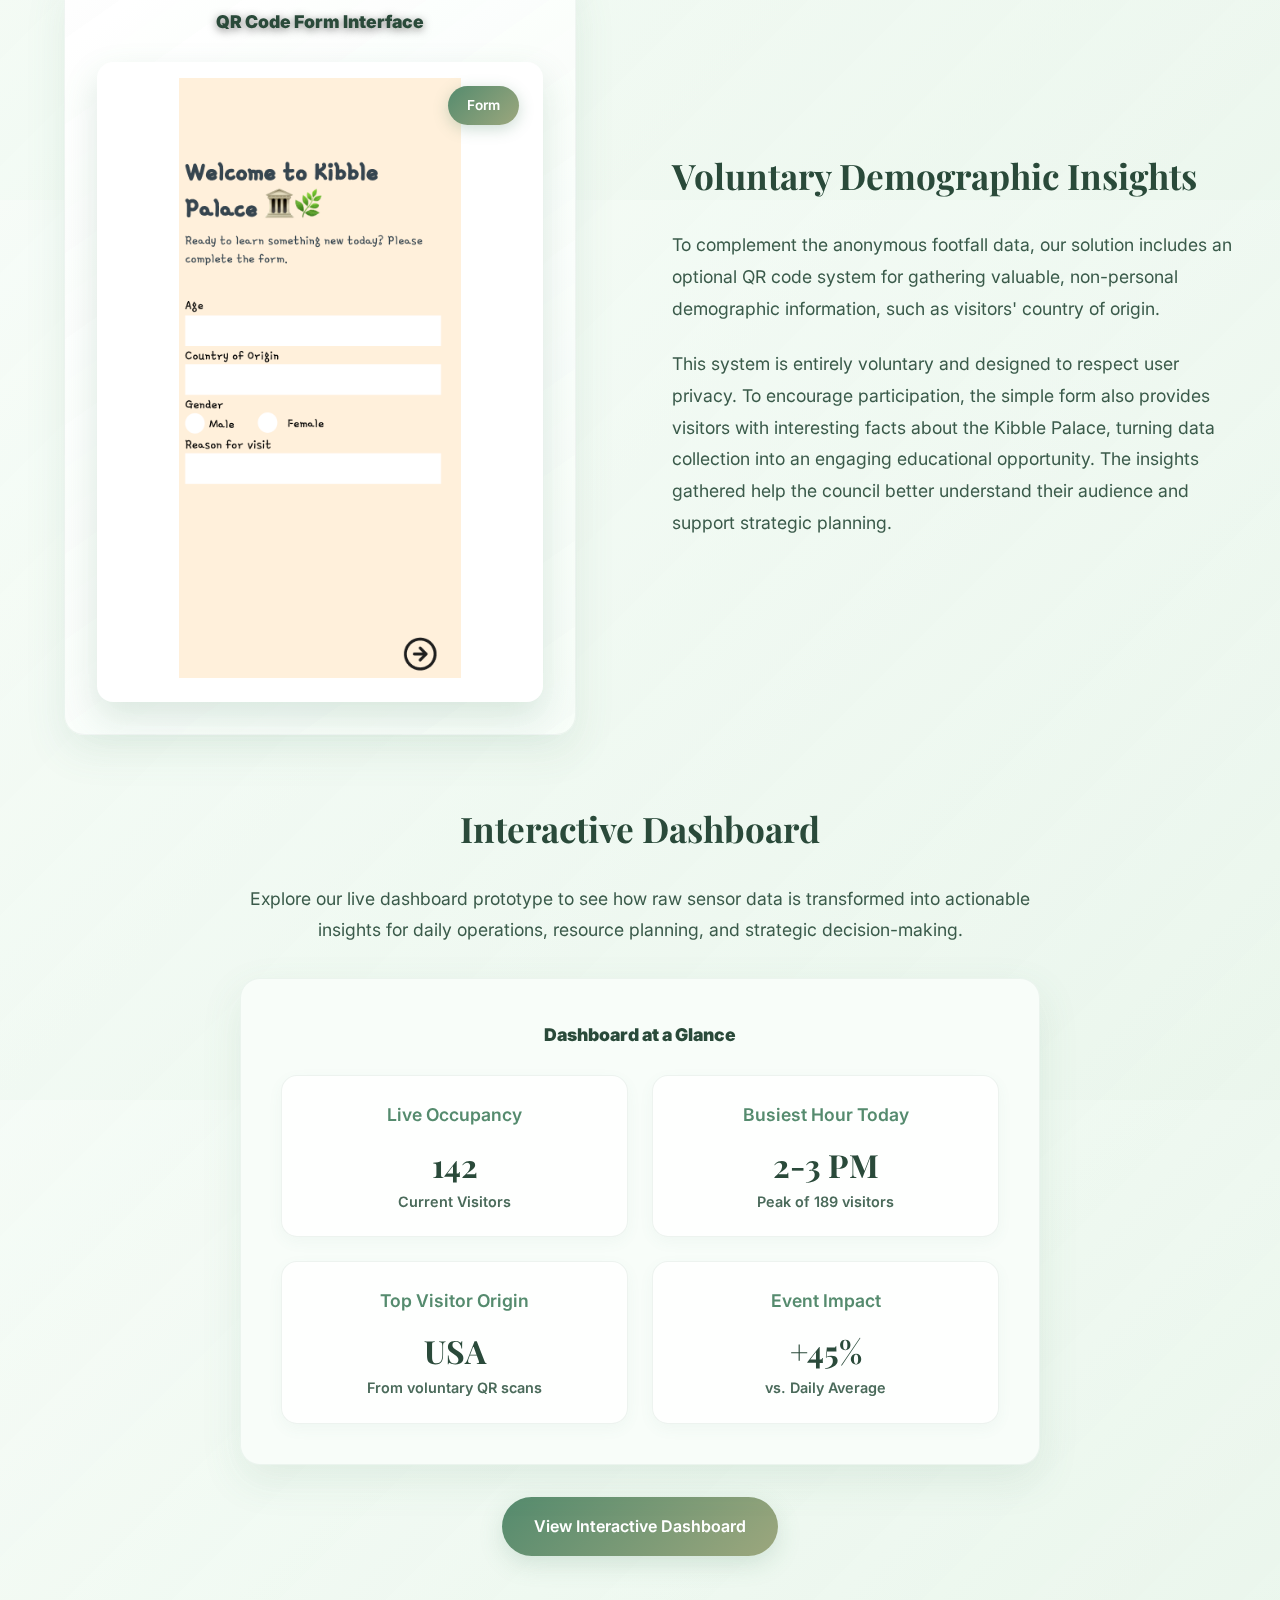
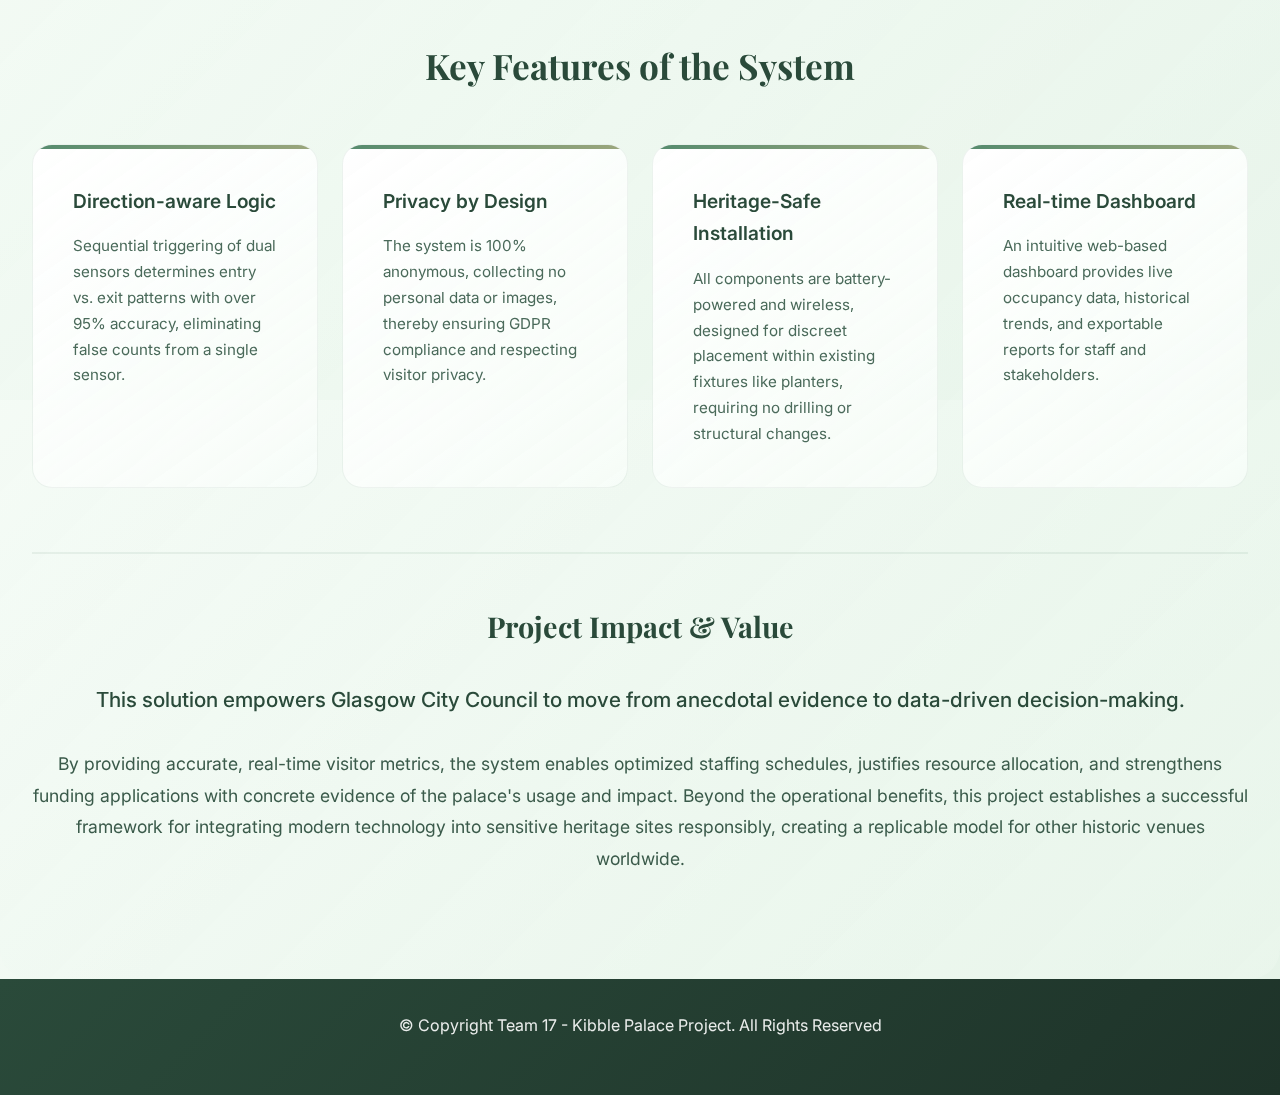
<file: final.html>
<!DOCTYPE html>
<html>

<head>
  <link rel="stylesheet" href="style.css">
  <title>Final Proposal</title>
  <meta charset="UTF-8">
  <meta name="viewport" content="width=device-width, initial-scale=1.0">
  <style>
    /* Additional styles for proper media formatting */
    .media-grid {
      display: grid;
      grid-template-columns: 1fr;
      gap: 3rem;
      margin: 2rem 0;
    }

    .media-item {
      position: relative;
      background: linear-gradient(145deg, rgba(255, 255, 255, 0.9) 0%, rgba(248, 253, 249, 0.8) 100%);
      border-radius: 20px;
      padding: 2rem;
      box-shadow: 0 15px 40px rgba(85, 139, 110, 0.12);
      transition: all 0.3s ease;
      border: 1px solid rgba(85, 139, 110, 0.08);
    }

    .media-item:hover {
      transform: translateY(-8px);
      box-shadow: 0 25px 60px rgba(85, 139, 110, 0.18);
    }

    .media-item p {
      font-size: 1.1rem;
      font-weight: 600;
      color: #2a4a3a;
      margin-bottom: 1.5rem;
      text-align: center;
    }

    .media-tag {
      position: absolute;
      top: 1.5rem;
      right: 1.5rem;
      background: linear-gradient(135deg, #558b6e, #9ca77d);
      color: white;
      padding: 0.5rem 1.2rem;
      border-radius: 25px;
      font-size: 0.85rem;
      font-weight: 600;
      z-index: 10;
      box-shadow: 0 4px 15px rgba(85, 139, 110, 0.3);
    }

    .video-container,
    .image-container {
      position: relative;
      border-radius: 16px;
      overflow: hidden;
      box-shadow: 0 15px 35px rgba(85, 139, 110, 0.2);
      background: #ffffff;
      padding: 1rem;
    }

    .image-container img {
      width: 100%;
      height: auto;
      min-height: 400px;
      max-height: 600px;
      border-radius: 12px;
      background: #fff;
      object-fit: contain;
    }

    /* Ensure main content area has padding */
    .final-content-area {
      padding: 3rem 0;
    }

    /* NEW STYLES FOR DASHBOARD PREVIEW */
    .dashboard-preview-grid {
      display: grid;
      grid-template-columns: repeat(2, 1fr); /* 2x2 grid */
      gap: 1.5rem;
      text-align: center;
    }
    .dashboard-widget {
      background: rgba(255, 255, 255, 0.8);
      border: 1px solid rgba(85, 139, 110, 0.1);
      padding: 1.5rem;
      border-radius: 16px;
      box-shadow: 0 5px 15px rgba(85, 139, 110, 0.05);
    }
    .dashboard-widget h4 {
      font-family: 'Inter', sans-serif;
      font-size: 1.1rem;
      font-weight: 600;
      color: #558b6e;
      margin-bottom: 1rem;
    }
    .dashboard-widget .widget-data {
      font-family: 'Playfair Display', serif;
      font-size: 2rem;
      font-weight: 700;
      color: #2a4a3a;
      display: block;
      margin-bottom: 0.5rem;
      line-height: 1.2;
    }
    .dashboard-widget p {
      font-size: 0.9rem;
      color: #4a6a5a;
      margin-bottom: 0;
      line-height: 1.4;
    }

    /* Responsive adjustment for the grid */
    @media (max-width: 600px) {
      .dashboard-preview-grid {
          grid-template-columns: 1fr;
      }
    }
  </style>
</head>

<body>
  <div id="navbar"></div>
  <div class="bg-decoration"></div>

  <div class="container">
    <header class="header">
      <h1>Final System Proposal</h1>
      <p>A comprehensive overview of our heritage-sensitive footfall tracking solution.</p>
    </header>

    <main class="final-content-area">
      <div class="solution-overview">
        <p class="large-text" style="text-align: center; max-width: 900px; margin: 0 auto 3rem auto;">Our final proposal is a comprehensive, heritage-sensitive footfall tracking system designed to provide Glasgow City Council with accurate visitor data for the Kibble Palace. The solution consists of a discreet <strong>dual infrared (IR) sensor array</strong> for directional counting, an optional <strong>QR code system</strong> for demographic insights, and a powerful <strong>data visualization dashboard</strong>.</p>
        <p style="text-align: center; max-width: 900px; margin: 0 auto 3rem auto;">This system is engineered to be low-cost, privacy-compliant, and fully respectful of the building's Category A Listed status, ensuring no structural modifications are required.</p>
      </div>

      <div class="text-image-flow" style="margin-top: 4rem;">
        <div class="text-content">
          <h3 style="text-align: left; font-size: 2.2rem;">System Architecture</h3>
          <p>The core of our solution is the dual IR beam-break counter. Two sensors work in sequence to determine the direction of movement, allowing for precise entry and exit tracking.</p>
          <ul style="list-style-position: inside; padding-left: 1rem; margin-bottom: 1.5rem;">
            <li><strong>A → B Trigger:</strong> Logs one entry.</li>
            <li><strong>B → A Trigger:</strong> Logs one exit.</li>
          </ul>
          <p>This data is processed by a low-cost microcontroller (like an ESP32), time-stamped, and saved to a CSV file, which then feeds the live dashboard.</p>
        </div>
        <div class="image-content">
          <div class="media-item">
            <p><strong>System Architecture Diagram</strong></p>
            <div class="image-container">
              <span class="media-tag">Design</span>
              <img src="assets/images/Basic-System-Design.png" alt="Basic System Design">
            </div>
          </div>
        </div>
      </div>

      <div class="text-image-flow reverse" style="margin-top: 5rem;">
        <div class="image-content">
          <div class="media-item">
            <p><strong>QR Code Form Interface</strong></p>
            <div class="image-container">
              <span class="media-tag">Form</span>
              <img src="assets/images/Form-Prototype.png" alt="QR Code Form Prototype">
            </div>
          </div>
        </div>
        <div class="text-content">
          <h3 style="text-align: left; font-size: 2.2rem;">Voluntary Demographic Insights</h3>
          <p>To complement the anonymous footfall data, our solution includes an optional QR code system for gathering valuable, non-personal demographic information, such as visitors' country of origin.</p>
          <p>This system is entirely voluntary and designed to respect user privacy. To encourage participation, the simple form also provides visitors with interesting facts about the Kibble Palace, turning data collection into an engaging educational opportunity. The insights gathered help the council better understand their audience and support strategic planning.</p>
        </div>
      </div>

      <div class="interactive-demo" style="margin-top: 4rem; margin-bottom: 4rem;">
        <h3 style="text-align: center; font-size: 2.2rem;">Interactive Dashboard</h3>
        <p style="text-align: center; max-width: 800px; margin: 0 auto 2rem auto;">Explore our live dashboard prototype to see how raw sensor data is transformed into actionable insights for daily operations, resource planning, and strategic decision-making.</p>
        
        <div class="media-item" style="max-width: 800px; margin: 2rem auto; padding: 2.5rem; background: #f8fdf9;">
            <p><strong>Dashboard at a Glance</strong></p>
            <div class="dashboard-preview-grid">
                <div class="dashboard-widget">
                    <h4>Live Occupancy</h4>
                    <span class="widget-data">142</span>
                    <p>Current Visitors</p>
                </div>
                <div class="dashboard-widget">
                    <h4>Busiest Hour Today</h4>
                    <span class="widget-data">2-3 PM</span>
                    <p>Peak of 189 visitors</p>
                </div>
                <div class="dashboard-widget">
                    <h4>Top Visitor Origin</h4>
                    <span class="widget-data">USA</span>
                    <p>From voluntary QR scans</p>
                </div>
                <div class="dashboard-widget">
                    <h4>Event Impact</h4>
                    <span class="widget-data">+45%</span>
                    <p>vs. Daily Average</p>
                </div>
            </div>
        </div>
        <div class="demo-button-container">
          <a href="Dashboard-Prototype/index.html" target="_blank" class="button-link">View Interactive Dashboard</a>
        </div>
      </div>
      
      <section class="section" style="margin-top: 5rem;">
        <h3 style="text-align: center; font-size: 2.2rem; margin-bottom: 3rem;">Key Features of the System</h3>
        <div class="features-grid">
          <div class="feature-card">
            <h5>Direction-aware Logic</h5>
            <p>Sequential triggering of dual sensors determines entry vs. exit patterns with over 95% accuracy, eliminating false counts from a single sensor.</p>
          </div>
          <div class="feature-card">
            <h5>Privacy by Design</h5>
            <p>The system is 100% anonymous, collecting no personal data or images, thereby ensuring GDPR compliance and respecting visitor privacy.</p>
          </div>
          <div class="feature-card">
            <h5>Heritage-Safe Installation</h5>
            <p>All components are battery-powered and wireless, designed for discreet placement within existing fixtures like planters, requiring no drilling or structural changes.</p>
          </div>
          <div class="feature-card">
            <h5>Real-time Dashboard</h5>
            <p>An intuitive web-based dashboard provides live occupancy data, historical trends, and exportable reports for staff and stakeholders.</p>
          </div>
        </div>
      </section>

      <div class="overall-impact">
        <h3>Project Impact & Value</h3>
        <p class="large-text">This solution empowers Glasgow City Council to move from anecdotal evidence to data-driven decision-making.</p>
        <p>By providing accurate, real-time visitor metrics, the system enables optimized staffing schedules, justifies resource allocation, and strengthens funding applications with concrete evidence of the palace's usage and impact. Beyond the operational benefits, this project establishes a successful framework for integrating modern technology into sensitive heritage sites responsibly, creating a replicable model for other historic venues worldwide.</p>
      </div>
    </main>
  </div>

  <footer>
    <div class="footer-content">
      <p style="color: white;">© Copyright Team 17 - Kibble Palace Project. All Rights Reserved</p>
    </div>
  </footer>
  <script src="nav.js"></script>
</body>

</html>
</file>
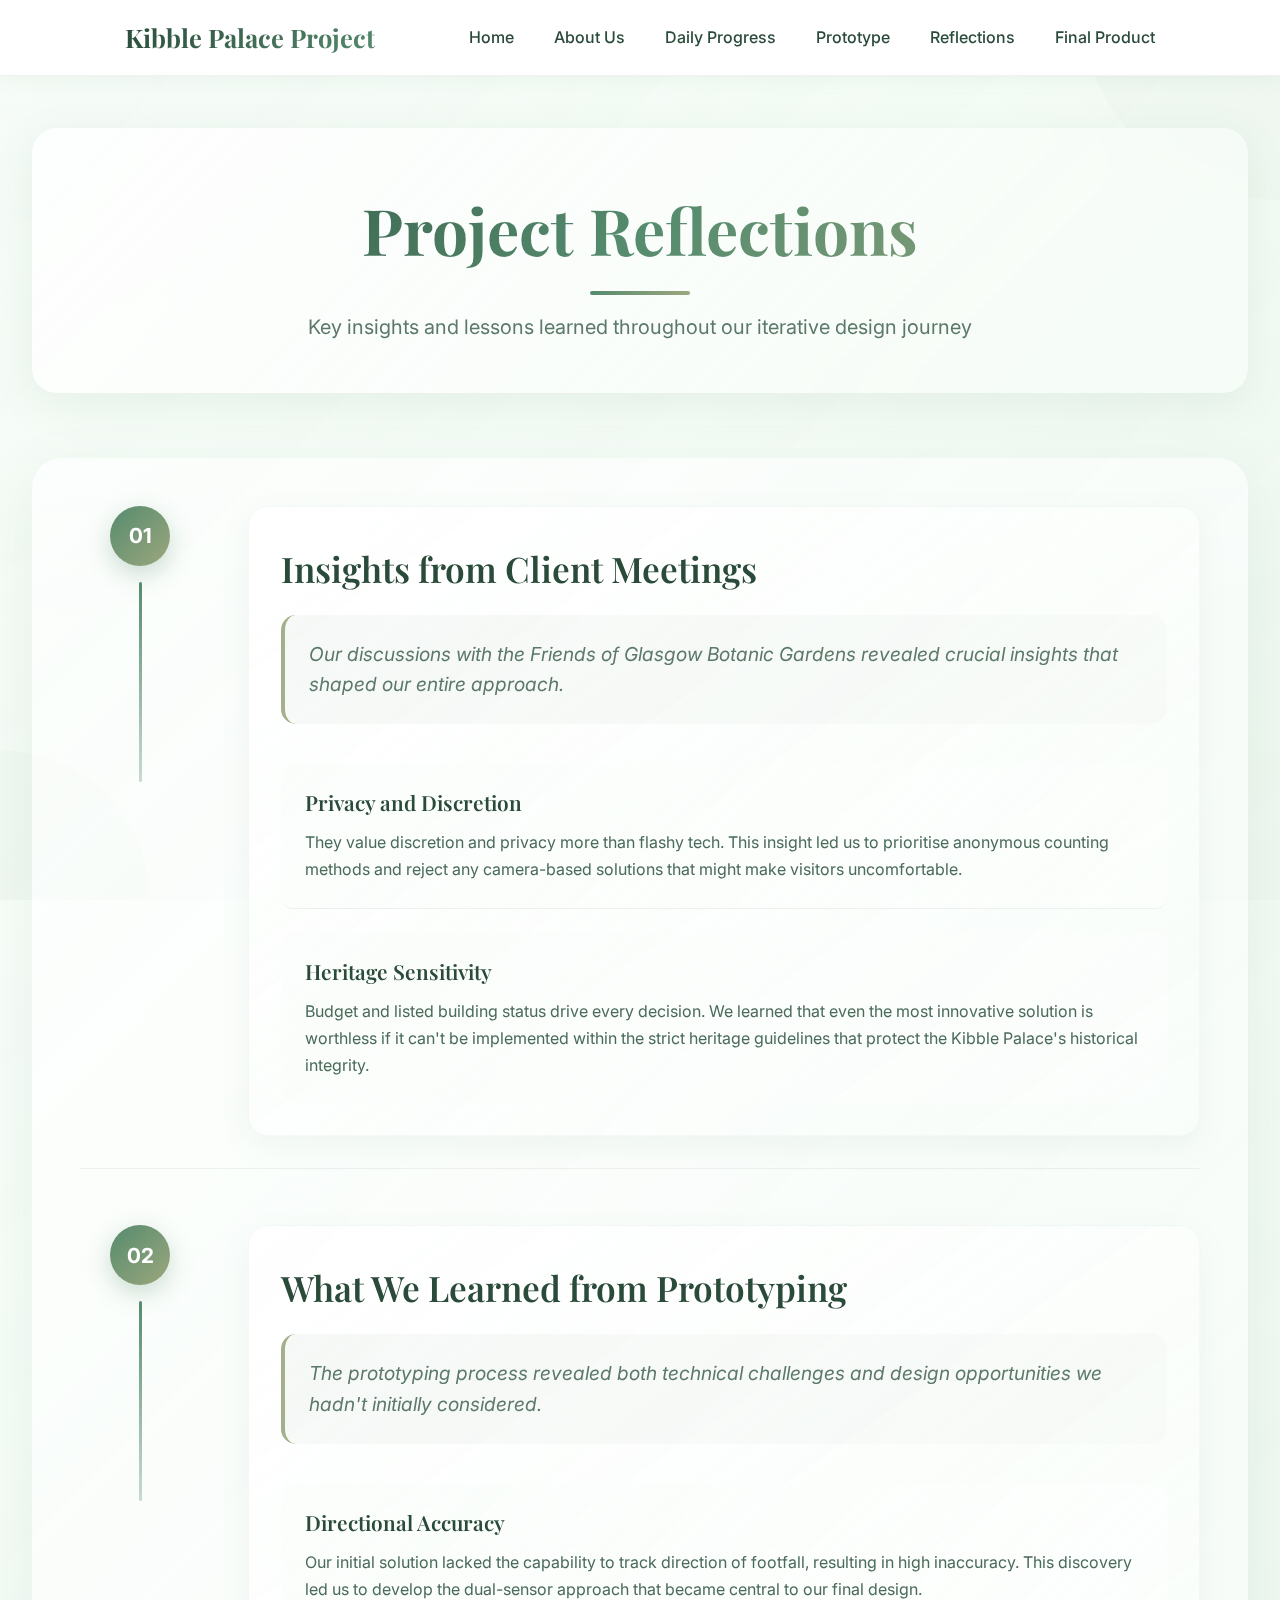
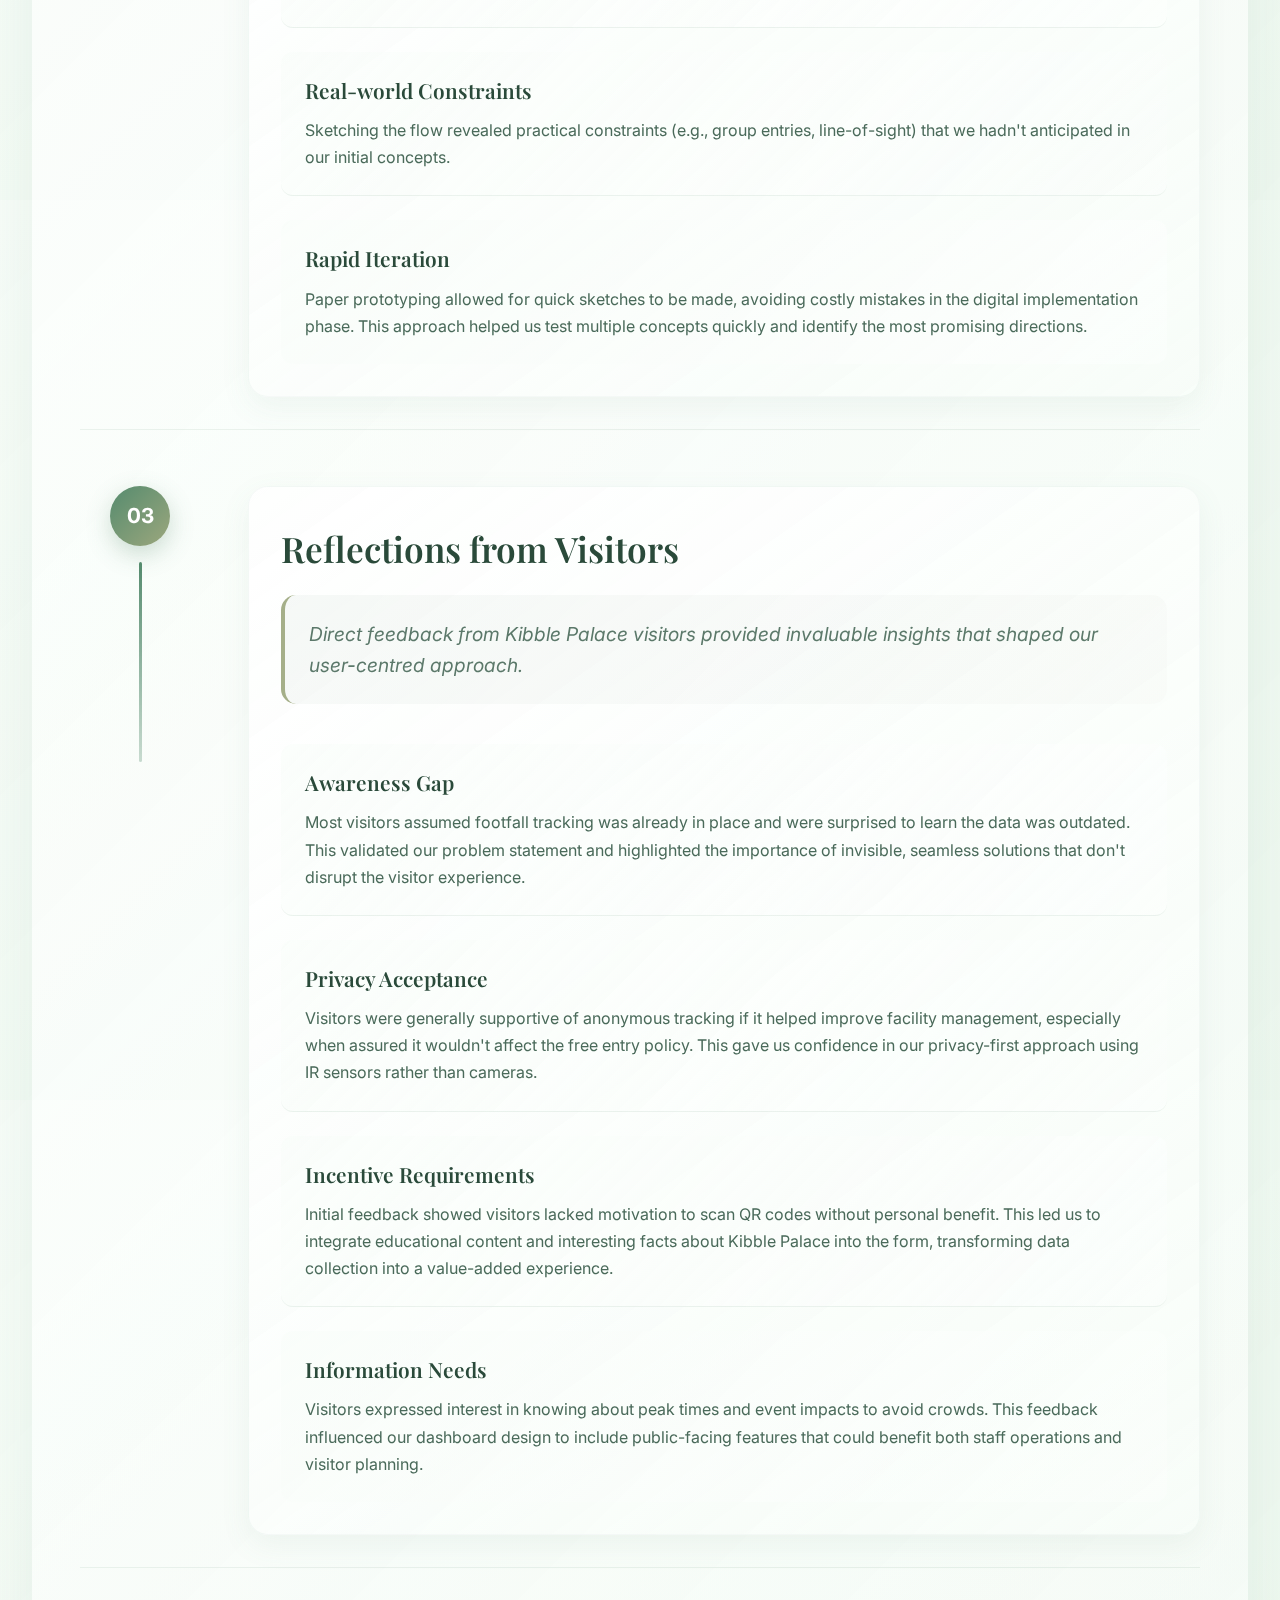
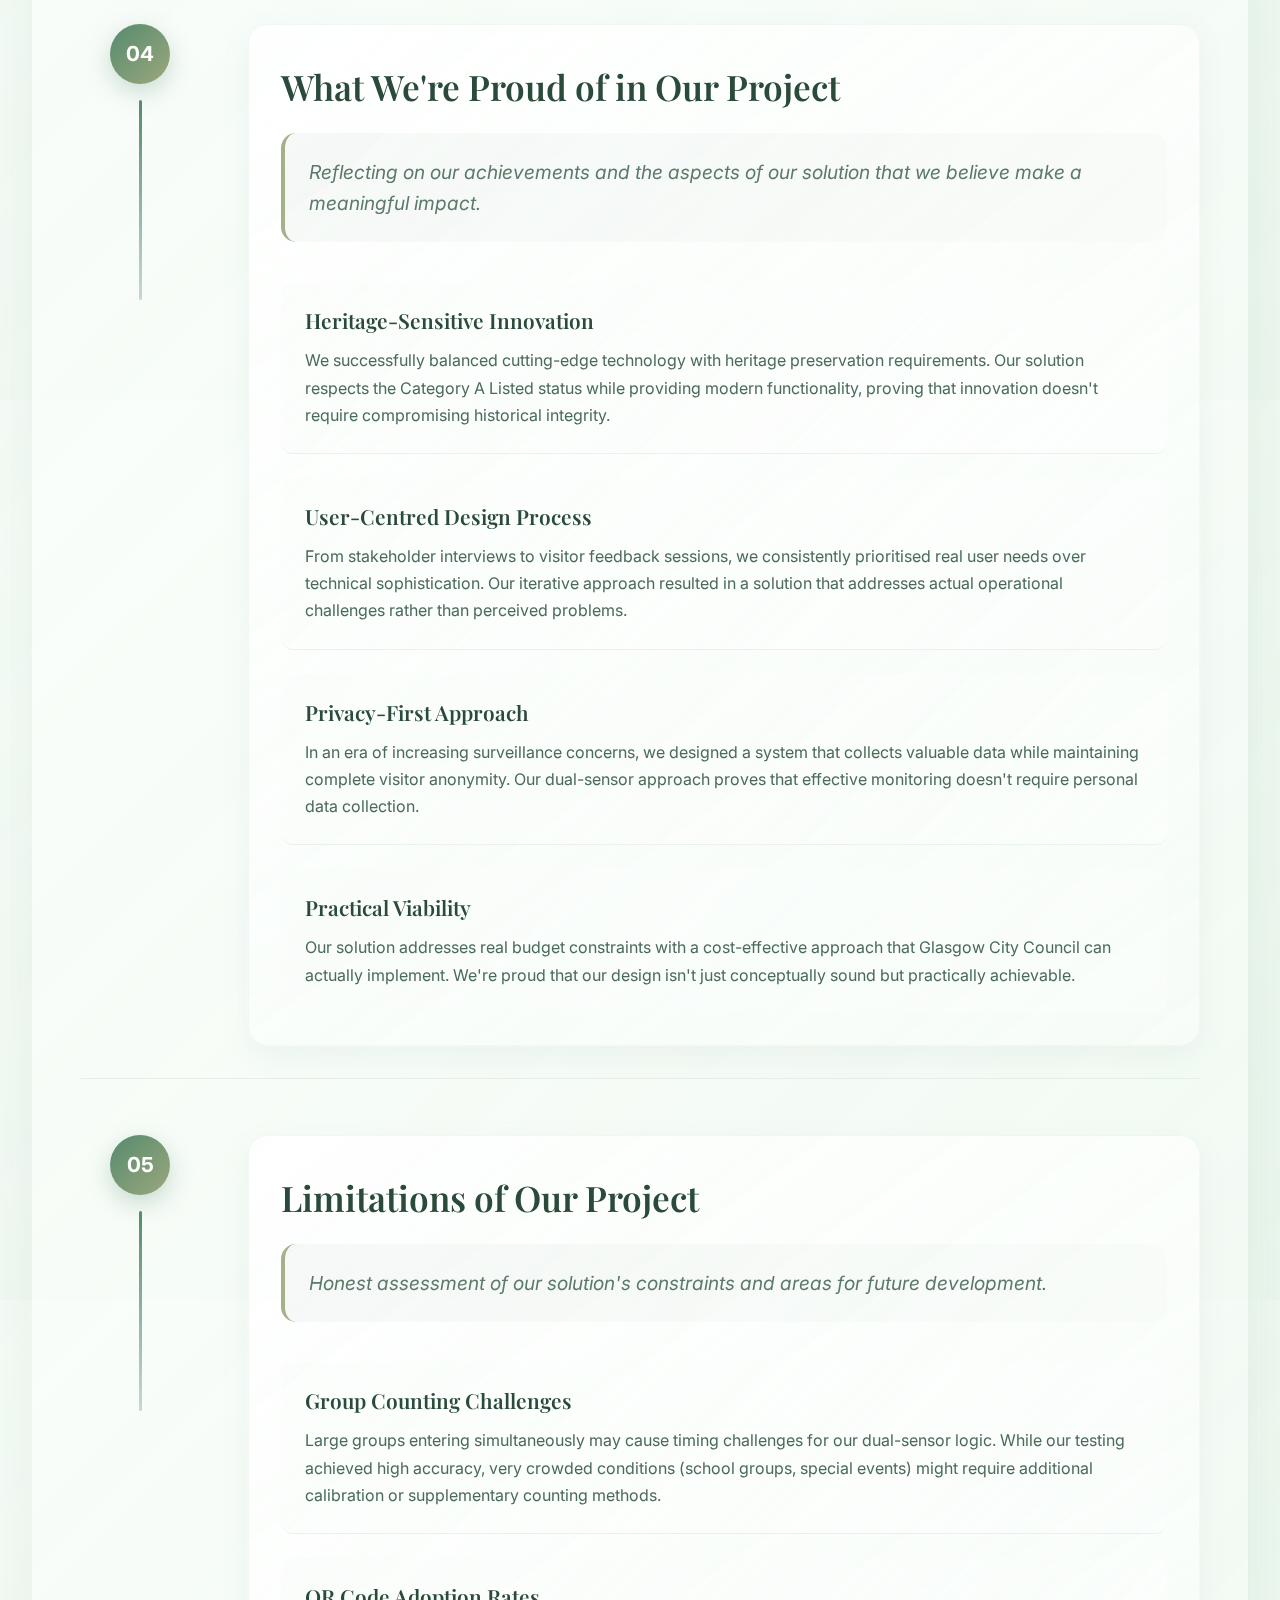
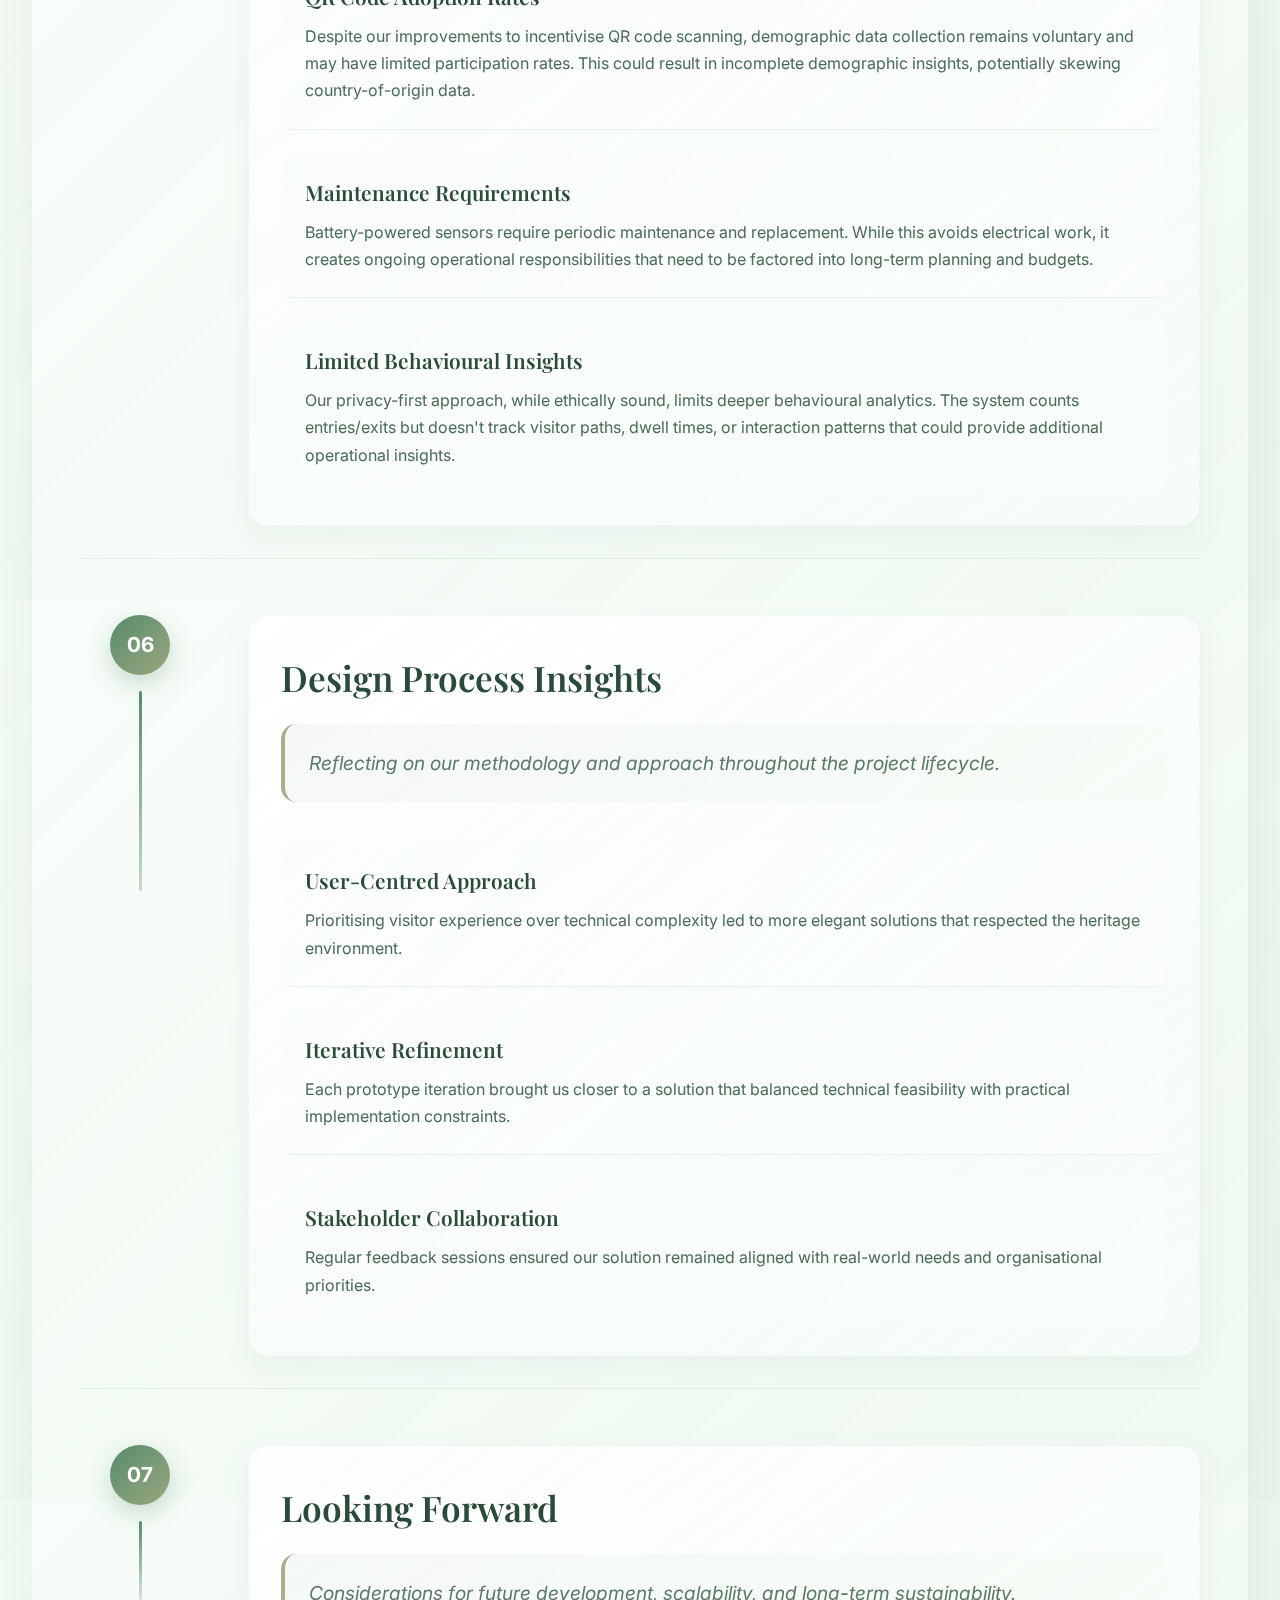
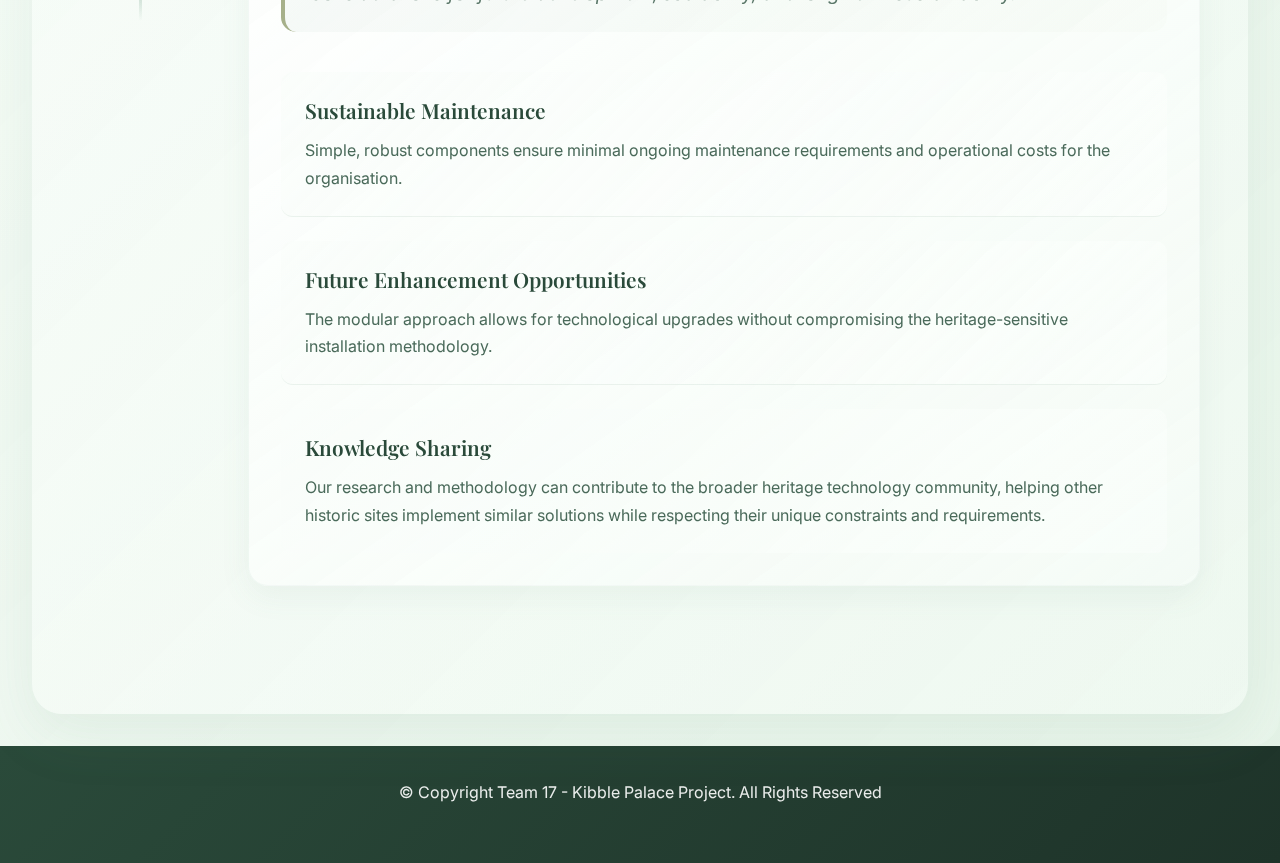
<file: reflections.html>
<!DOCTYPE html>
<html>

<head>
  <link rel="stylesheet" href="style.css">
  <title>Reflections</title>
  <meta charset="UTF-8">
  <meta name="viewport" content="width=device-width, initial-scale=1.0">
</head>

<body>
  <div id="navbar"></div>
  <div class="bg-decoration"></div>

  <!-- Enhanced Header Section -->
  <div class="container">
    <header class="header">
      <h1>Project Reflections</h1>
      <p>Key insights and lessons learned throughout our iterative design journey</p>
    </header>

    <main class="reflections-flow">

      <!-- Section 1 - Insights from Client Meetings-->
      <section class="reflection-section">
        <div class="section-marker">
          <span class="section-number">01</span>
          <div class="marker-line"></div>
        </div>
        <div class="section-content">
          <h2>Insights from Client Meetings</h2>
          <p class="section-intro">Our discussions with the Friends of Glasgow Botanic Gardens revealed crucial insights
            that shaped our entire approach.</p>

          <div class="insights-flow">
            <div class="insight-point">
              <h3>Privacy and Discretion</h3>
              <p>They value discretion and privacy more than flashy tech. This insight led us to prioritise anonymous
                counting methods and reject any camera-based solutions that might make visitors uncomfortable.</p>
            </div>

            <div class="insight-point">
              <h3>Heritage Sensitivity</h3>
              <p>Budget and listed building status drive every decision. We learned that even the most innovative
                solution is worthless if it can't be implemented within the strict heritage guidelines that protect the
                Kibble Palace's historical integrity.</p>
            </div>
          </div>
        </div>
      </section>

      <!-- Section 2  - What We Learned from Prototyping-->
      <section class="reflection-section">
        <div class="section-marker">
          <span class="section-number">02</span>
          <div class="marker-line"></div>
        </div>
        <div class="section-content">
          <h2>What We Learned from Prototyping</h2>
          <p class="section-intro">The prototyping process revealed both technical challenges and design opportunities
            we hadn't initially considered.</p>

          <div class="insights-flow">
            <div class="insight-point">
              <h3>Directional Accuracy</h3>
              <p>Our initial solution lacked the capability to track direction of footfall, resulting in high
                inaccuracy. This discovery led us to develop the dual-sensor approach that became central to our final
                design.</p>
            </div>

            <div class="insight-point">
              <h3>Real-world Constraints</h3>
              <p>Sketching the flow revealed practical constraints (e.g., group entries, line-of-sight) that we hadn't
                anticipated in our initial concepts.</p>
            </div>

            <div class="insight-point">
              <h3>Rapid Iteration</h3>
              <p>Paper prototyping allowed for quick sketches to be made, avoiding costly mistakes in the digital
                implementation phase. This approach helped us test multiple concepts quickly and identify the most
                promising directions.</p>
            </div>
          </div>
        </div>
      </section>

      <!-- Section 3 - Visitor Reflections -->
      <section class="reflection-section">
        <div class="section-marker">
          <span class="section-number">03</span>
          <div class="marker-line"></div>
        </div>
        <div class="section-content">
          <h2>Reflections from Visitors</h2>
          <p class="section-intro">Direct feedback from Kibble Palace visitors provided invaluable insights that shaped
            our user-centred approach.</p>

          <div class="insights-flow">
            <div class="insight-point">
              <h3>Awareness Gap</h3>
              <p>Most visitors assumed footfall tracking was already in place and were surprised to learn the data was
                outdated. This validated our problem statement and highlighted the importance of invisible, seamless
                solutions that don't disrupt the visitor experience.</p>
            </div>

            <div class="insight-point">
              <h3>Privacy Acceptance</h3>
              <p>Visitors were generally supportive of anonymous tracking if it helped improve facility management,
                especially when assured it wouldn't affect the free entry policy. This gave us confidence in our
                privacy-first approach using IR sensors rather than cameras.</p>
            </div>

            <div class="insight-point">
              <h3>Incentive Requirements</h3>
              <p>Initial feedback showed visitors lacked motivation to scan QR codes without personal benefit. This led
                us to integrate educational content and interesting facts about Kibble Palace into the form,
                transforming data collection into a value-added experience.</p>
            </div>

            <div class="insight-point">
              <h3>Information Needs</h3>
              <p>Visitors expressed interest in knowing about peak times and event impacts to avoid crowds. This
                feedback influenced our dashboard design to include public-facing features that could benefit both staff
                operations and visitor planning.</p>
            </div>
          </div>
        </div>
      </section>

      <!-- Section 4 - What We're Proud Of -->
      <section class="reflection-section">
        <div class="section-marker">
          <span class="section-number">04</span>
          <div class="marker-line"></div>
        </div>
        <div class="section-content">
          <h2>What We're Proud of in Our Project</h2>
          <p class="section-intro">Reflecting on our achievements and the aspects of our solution that we believe make a
            meaningful impact.</p>

          <div class="insights-flow">
            <div class="insight-point">
              <h3>Heritage-Sensitive Innovation</h3>
              <p>We successfully balanced cutting-edge technology with heritage preservation requirements. Our solution
                respects the Category A Listed status while providing modern functionality, proving that innovation
                doesn't require compromising historical integrity.</p>
            </div>

            <div class="insight-point">
              <h3>User-Centred Design Process</h3>
              <p>From stakeholder interviews to visitor feedback sessions, we consistently prioritised real user needs
                over technical sophistication. Our iterative approach resulted in a solution that addresses actual
                operational challenges rather than perceived problems.</p>
            </div>

            <div class="insight-point">
              <h3>Privacy-First Approach</h3>
              <p>In an era of increasing surveillance concerns, we designed a system that collects valuable data while
                maintaining complete visitor anonymity. Our dual-sensor approach proves that effective monitoring
                doesn't require personal data collection.</p>
            </div>

            <div class="insight-point">
              <h3>Practical Viability</h3>
              <p>Our solution addresses real budget constraints with a cost-effective approach that Glasgow City Council
                can actually implement. We're proud that our design isn't just conceptually sound but practically
                achievable.</p>
            </div>
          </div>
        </div>
      </section>

      <!-- Section 5 - Project Limitations -->
      <section class="reflection-section">
        <div class="section-marker">
          <span class="section-number">05</span>
          <div class="marker-line"></div>
        </div>
        <div class="section-content">
          <h2>Limitations of Our Project</h2>
          <p class="section-intro">Honest assessment of our solution's constraints and areas for future development.</p>

          <div class="insights-flow">


            <div class="insight-point">
              <h3>Group Counting Challenges</h3>
              <p>Large groups entering simultaneously may cause timing challenges for our dual-sensor logic. While our
                testing achieved high accuracy, very crowded conditions (school groups, special events) might require
                additional calibration or supplementary counting methods.</p>
            </div>

            <div class="insight-point">
              <h3>QR Code Adoption Rates</h3>
              <p>Despite our improvements to incentivise QR code scanning, demographic data collection remains voluntary
                and may have limited participation rates. This could result in incomplete demographic insights,
                potentially skewing country-of-origin data.</p>
            </div>

            <div class="insight-point">
              <h3>Maintenance Requirements</h3>
              <p>Battery-powered sensors require periodic maintenance and replacement. While this avoids electrical
                work, it creates ongoing operational responsibilities that need to be factored into long-term planning
                and budgets.</p>
            </div>

            <div class="insight-point">
              <h3>Limited Behavioural Insights</h3>
              <p>Our privacy-first approach, while ethically sound, limits deeper behavioural analytics. The system
                counts entries/exits but doesn't track visitor paths, dwell times, or interaction patterns that could
                provide additional operational insights.</p>
            </div>
          </div>
        </div>
      </section>

      <!-- Section 6 - Updated: Design Process Insights -->
      <section class="reflection-section">
        <div class="section-marker">
          <span class="section-number">06</span>
          <div class="marker-line"></div>
        </div>
        <div class="section-content">
          <h2>Design Process Insights</h2>
          <p class="section-intro">Reflecting on our methodology and approach throughout the project lifecycle.</p>

          <div class="insights-flow">
            <div class="insight-point">
              <h3>User-Centred Approach</h3>
              <p>Prioritising visitor experience over technical complexity led to more elegant solutions that respected
                the heritage environment.</p>
            </div>

            <div class="insight-point">
              <h3>Iterative Refinement</h3>
              <p>Each prototype iteration brought us closer to a solution that balanced technical feasibility with
                practical implementation constraints.</p>
            </div>

            <div class="insight-point">
              <h3>Stakeholder Collaboration</h3>
              <p>Regular feedback sessions ensured our solution remained aligned with real-world needs and
                organisational priorities.</p>
            </div>
          </div>
        </div>
      </section>

      <!-- Section 7 - Updated: Looking Forward -->
      <section class="reflection-section final-section">
        <div class="section-marker">
          <span class="section-number">07</span>
          <div class="marker-line final-line"></div>
        </div>
        <div class="section-content">
          <h2>Looking Forward</h2>
          <p class="section-intro">Considerations for future development, scalability, and long-term sustainability.</p>

          <div class="insights-flow">

            <div class="insight-point">
              <h3>Sustainable Maintenance</h3>
              <p>Simple, robust components ensure minimal ongoing maintenance requirements and operational costs for the
                organisation.</p>
            </div>

            <div class="insight-point">
              <h3>Future Enhancement Opportunities</h3>
              <p>The modular approach allows for technological upgrades without compromising the heritage-sensitive
                installation methodology.</p>
            </div>

            <div class="insight-point">
              <h3>Knowledge Sharing</h3>
              <p>Our research and methodology can contribute to the broader heritage technology community, helping other
                historic sites implement similar solutions while respecting their unique constraints and requirements.
              </p>
            </div>
          </div>
        </div>
      </section>

    </main>
  </div>

  <footer>
    <div class="footer-content">
      <p style="color: white;">© Copyright Team 17 - Kibble Palace Project. All Rights Reserved</p>
    </div>
  </footer>

  <script src="nav.js"></script>
</body>

</html>
</file>
<file: style.css>
/* Import Google Fonts */
@import url('https://fonts.googleapis.com/css2?family=Inter:wght@300;400;500;600;700&family=Playfair+Display:wght@400;500;600;700&display=swap');

/* Global Styles */
* {
  margin: 0;
  padding: 0;
  box-sizing: border-box;
}

html {
  height: 100%;
}

body {
  font-family: 'Inter', sans-serif;
  background: #ffffff;
  color: #2a4a3a;
  line-height: 1.7;
  overflow-x: hidden;
  min-height: 100vh;
  display: flex;
  flex-direction: column;
}

/* Enhanced body backgrounds for different pages */
body {
  background: linear-gradient(135deg, #f8fdf9 0%, #ecf7ee 50%, #e3f2e6 100%);
}

/* Header and Top Navigation - HIGHEST PRIORITY */
header {
  position: fixed;
  top: 0;
  left: 0;
  right: 0;
  background: rgba(255, 255, 255, 0.95);
  backdrop-filter: blur(20px);
  border-bottom: 1px solid rgba(85, 139, 110, 0.1);
  z-index: 9999 !important;
  box-shadow: 0 2px 20px rgba(85, 139, 110, 0.08);
  transition: all 0.3s ease;
}

.nav-container {
  max-width: 1400px;
  margin: 0 auto;
  padding: 0 2rem;
  display: flex;
  justify-content: space-between;
  align-items: center;
  height: 75px;
}

.logo {
  font-family: 'Playfair Display', serif;
  font-size: 1.6rem;
  font-weight: 700;
  color: #2a4a3a;
  text-decoration: none;
  background: linear-gradient(135deg, #2a4a3a 0%, #558b6e 100%);
  -webkit-background-clip: text;
  -webkit-text-fill-color: transparent;
  background-clip: text;
  transition: all 0.3s ease;
}

nav {
  display: flex;
  gap: 2.5rem;
}

nav a {
  color: #2a4a3a;
  text-decoration: none;
  font-weight: 500;
  font-size: 1rem;
  padding: 0.5rem 0;
  position: relative;
  transition: all 0.3s ease;
}

nav a::after {
  content: '';
  position: absolute;
  bottom: -5px;
  left: 0;
  width: 0;
  height: 2px;
  background: linear-gradient(90deg, #558b6e, #9ca77d);
  transition: width 0.3s ease;
}

nav a:hover {
  color: #558b6e;
  transform: translateY(-2px);
}

nav a:hover::after {
  width: 100%;
}

/* Hero Section */
.hero-section {
  height: 100vh;
  background: linear-gradient(rgba(0, 0, 0, 0.4), rgba(0, 0, 0, 0.3)), url('assets/images/botanicpic2.jpg');
  background-size: cover;
  background-position: center;
  background-attachment: fixed;
  display: flex;
  align-items: center;
  justify-content: center;
  text-align: center;
  color: white;
  position: relative;
}

.hero-content {
  max-width: 800px;
  padding: 0 2rem;
  animation: fadeInUp 1s ease-out;
}

.hero-content h1 {
  font-family: 'Playfair Display', serif;
  font-size: 4rem;
  font-weight: 700;
  margin-bottom: 1.5rem;
  text-shadow: 0 4px 20px rgba(0, 0, 0, 0.7);
  line-height: 1.2;
  color: white !important;
}

.hero-content .subtitle {
  font-size: 1.4rem;
  font-weight: 400;
  margin-bottom: 2rem;
  text-shadow: 0 2px 10px rgba(0, 0, 0, 0.7);
  color: white;
}

.hero-quote {
  font-size: 1.2rem;
  font-style: italic;
  font-family: 'Playfair Display', serif;
  margin-top: 2rem;
  padding: 1rem 2rem;
  border-left: 4px solid rgba(255, 255, 255, 0.7);
  background: rgba(255, 255, 255, 0.1);
  backdrop-filter: blur(10px);
  border-radius: 0 15px 15px 0;
  color: white;
}

/* Main Content */
main {
  margin-top: 0;
  flex: 1;
}

.content-wrapper {
  max-width: 1200px;
  margin: 0 auto;
  padding: 0 2rem;
}

/* Content Flow Sections */
.content-flow {
  padding: 6rem 0;
  background: linear-gradient(135deg, #f8fdf9 0%, #ecf7ee 50%, #e8f5ea 100%);
  min-height: calc(100vh - 75px - 120px);
}

.text-image-flow {
  display: grid;
  grid-template-columns: 1fr 1fr;
  gap: 4rem;
  align-items: center;
  margin: 3rem 0;
}

.text-image-flow.reverse {
  grid-template-columns: 1fr 1fr;
}

.flow-image {
  width: 100%;
  height: 400px;
  object-fit: cover;
  border-radius: 20px;
  box-shadow: 0 20px 60px rgba(85, 139, 110, 0.15);
}

/* Challenge Section - Fixed Layout */
.challenge-section {
  padding: 6rem 0;
  background: linear-gradient(135deg, #e8f5ea 0%, #d4edd6 100%);
}

.challenge-section .text-content p {
  margin-bottom: 1.5rem;
}

.challenge-section .text-content p strong {
  color: #558b6e;
  display: inline;
  font-weight: 600;
}

/* Image Section */
.image-section {
  height: 60vh;
  background: linear-gradient(rgba(42, 74, 58, 0.6), rgba(85, 139, 110, 0.4)), url('assets/images/botanicpic3.jpg');
  background-size: cover;
  background-position: center;
  background-attachment: fixed;
  display: flex;
  align-items: center;
  justify-content: center;
  text-align: center;
  color: white;
  position: relative;
}

.image-content {
  max-width: 700px;
  padding: 0 2rem;
}

.image-content h2 {
  font-family: 'Playfair Display', serif;
  font-size: 2.5rem;
  font-weight: 600;
  margin-bottom: 1rem;
  text-shadow: 0 3px 15px rgba(0, 0, 0, 0.5);
  color: white !important;
}

.image-content p {
  font-size: 1.2rem;
  text-shadow: 0 2px 8px rgba(0, 0, 0, 0.5);
  color: white;
}

/* Solution Section - Simplified */
.solution-section {
  padding: 6rem 0;
  background: linear-gradient(135deg, #f0f8f2 0%, #e3f2e6 100%);
}

.intro-text {
  font-size: 1.3rem;
  color: #4a6a5a;
  text-align: center;
  margin-bottom: 4rem;
  max-width: 800px;
  margin-left: auto;
  margin-right: auto;
}

.solution-grid {
  display: grid;
  grid-template-columns: repeat(auto-fit, minmax(450px, 1fr));
  gap: 3rem;
  margin: 4rem 0;
}

.solution-feature {
  padding: 2rem 0;
  border-bottom: 1px solid rgba(85, 139, 110, 0.1);
}

.solution-feature:last-child {
  border-bottom: none;
}

.solution-feature h3 {
  color: #2a4a3a;
  margin-bottom: 1rem;
  font-size: 1.4rem;
  font-family: 'Playfair Display', serif;
}

.solution-feature p {
  color: #4a6a5a;
  line-height: 1.7;
}

.overall-impact {
  margin-top: 4rem;
  text-align: center;
  padding-top: 3rem;
  border-top: 2px solid rgba(85, 139, 110, 0.1);
}

.overall-impact h3 {
  color: #2a4a3a;
  margin-bottom: 2rem;
  font-size: 1.8rem;
}

/* Button Link Styling */
.button-link {
  display: inline-block;
  padding: 1rem 2rem;
  background: linear-gradient(135deg, #558b6e 0%, #9ca77d 100%);
  color: white;
  text-decoration: none;
  border-radius: 50px;
  font-weight: 600;
  font-size: 1rem;
  transition: all 0.3s ease;
  box-shadow: 0 8px 25px rgba(85, 139, 110, 0.2);
}

.button-link:hover {
  transform: translateY(-3px);
  box-shadow: 0 12px 35px rgba(85, 139, 110, 0.3);
  background: linear-gradient(135deg, #4a7a5e 0%, #8a9571 100%);
}

.demo-button-container {
  text-align: center;
  margin: 2rem 0;
}

.interactive-demo {
  text-align: center;
}

/* Footer - Always at bottom */
footer {
  background: linear-gradient(135deg, #2a4a3a 0%, #1e3329 100%);
  color: white;
  padding: 2rem 0;
  text-align: center;
  margin-top: auto;
}

.footer-content {
  max-width: 1200px;
  margin: 0 auto;
  padding: 0 2rem;
}

.footer-content p {
  font-size: 1rem;
  opacity: 0.9;
}

/* Typography */
h1,
h2,
h3 {
  font-family: 'Playfair Display', serif;
  color: #2a4a3a;
  margin-bottom: 1.5rem;
}

h2 {
  font-size: 2.8rem;
  margin-bottom: 2rem;
  text-align: center;
}

p {
  font-size: 1.1rem;
  margin-bottom: 1.5rem;
  color: #3a5a4a;
  line-height: 1.8;
}

.large-text {
  font-size: 1.3rem;
  font-weight: 500;
  color: #2a4a3a;
  margin-bottom: 2rem;
  line-height: 1.6;
}

/* Animations */
@keyframes fadeInUp {
  from {
    opacity: 0;
    transform: translateY(50px);
  }

  to {
    opacity: 1;
    transform: translateY(0);
  }
}

/* Page-specific styles */
.about-content,
.dailies-content,
.prototype-content,
.reflections-content,
.final-content {
  margin-top: 2rem;
}

.week-section {
  margin-bottom: 3rem;
}

.week-section h3 {
  color: #558b6e;
  font-size: 1.5rem;
  margin-bottom: 2rem;
  border-bottom: 2px solid rgba(85, 139, 110, 0.1);
  padding-bottom: 0.5rem;
}

.daily-entry {
  margin-bottom: 2rem;
  padding-bottom: 1.5rem;
  border-bottom: 1px solid rgba(85, 139, 110, 0.1);
}

.daily-entry:last-child {
  border-bottom: none;
}

.daily-entry h4 {
  color: #2a4a3a;
  font-size: 1.2rem;
  margin-bottom: 1rem;
  font-weight: 600;
}

.prototype-section {
  margin: 2rem 0;
}

.prototype-video {
  margin: 2rem 0;
}

.prototype-video video {
  border-radius: 12px;
  box-shadow: 0 8px 32px rgba(85, 139, 110, 0.15);
}

.prototype-images {
  margin: 2rem 0;
}

.prototype-images img {
  width: 100%;
  max-width: 100%;
  height: auto;
  border-radius: 12px;
  box-shadow: 0 8px 32px rgba(85, 139, 110, 0.15);
}

.prototype-images p {
  font-weight: 600;
  color: #2a4a3a;
  margin-bottom: 1rem;
  font-size: 1.1rem;
}

.features-list {
  margin: 2rem 0;
  padding: 1.5rem;
  background: rgba(85, 139, 110, 0.05);
  border-radius: 12px;
}

.features-list p {
  margin-bottom: 0.5rem;
}

.features-list p:first-child {
  font-weight: 600;
  margin-bottom: 1rem;
}

.reflection-section,
.component,
.solution-overview,
.implementation,
.value-proposition {
  margin-bottom: 3rem;
  padding-bottom: 2rem;
  border-bottom: 1px solid rgba(85, 139, 110, 0.1);
}

.reflection-section:last-child,
.component:last-child,
.value-proposition {
  border-bottom: none;
}

.component h4 {
  color: #558b6e;
  font-size: 1.2rem;
  margin-bottom: 1rem;
  font-weight: 600;
}

/* ============================================
   PROTOTYPE PAGE STYLES
   ============================================ */

/* Enhanced animated background elements for prototype page */
.bg-decoration {
  position: fixed;
  top: 0;
  left: 0;
  width: 100%;
  height: 100%;
  z-index: -1;
  overflow: hidden;
  background: radial-gradient(ellipse at top left, rgba(85, 139, 110, 0.05) 0%, transparent 50%),
    radial-gradient(ellipse at bottom right, rgba(156, 167, 125, 0.05) 0%, transparent 50%);
}

.bg-decoration::before,
.bg-decoration::after {
  content: '';
  position: absolute;
  border-radius: 50%;
  background: linear-gradient(135deg, rgba(85, 139, 110, 0.1), rgba(156, 167, 125, 0.1));
  animation: float 20s ease-in-out infinite;
}

.bg-decoration::before {
  width: 400px;
  height: 400px;
  top: -200px;
  right: -200px;
  animation-delay: 0s;
}

.bg-decoration::after {
  width: 300px;
  height: 300px;
  bottom: -150px;
  left: -150px;
  animation-delay: 10s;
}

@keyframes float {

  0%,
  100% {
    transform: translateY(0px) rotate(0deg);
  }

  50% {
    transform: translateY(-20px) rotate(180deg);
  }
}

/* Main Container for prototype page */
.container {
  max-width: 1600px;
  margin: 0 auto;
  padding: 2rem;
  min-height: 100vh;
  padding-top: 8rem;
  /* Space for navbar */
  background: linear-gradient(135deg, rgba(248, 253, 249, 0.7) 0%, rgba(236, 247, 238, 0.5) 100%);
  border-radius: 0 0 30px 30px;
}

/* Header for prototype page */
.header {
  text-align: center;
  margin-bottom: 4rem;
  padding: 3rem 0;
  position: relative;
  background: linear-gradient(135deg, rgba(255, 255, 255, 0.8) 0%, rgba(248, 253, 249, 0.6) 100%);
  border-radius: 25px;
  box-shadow: 0 10px 40px rgba(85, 139, 110, 0.1);
}

/* Fix for prototype page header - ensure it doesn't interfere with navbar */
.header {
  position: relative !important;
  z-index: 1 !important;
  top: auto !important;
  left: auto !important;
  right: auto !important;
}

.header h1 {
  font-family: 'Playfair Display', serif;
  font-size: clamp(2.5rem, 5vw, 4rem);
  font-weight: 700;
  background: linear-gradient(135deg, #2a4a3a 0%, #558b6e 50%, #9ca77d 100%);
  -webkit-background-clip: text;
  -webkit-text-fill-color: transparent;
  background-clip: text;
  margin-bottom: 1.5rem;
  position: relative;
}

.header h1::after {
  content: '';
  position: absolute;
  bottom: -10px;
  left: 50%;
  transform: translateX(-50%);
  width: 100px;
  height: 4px;
  background: linear-gradient(90deg, #558b6e, #9ca77d);
  border-radius: 2px;
}

.header p {
  font-size: 1.25rem;
  color: #4a6a5a;
  max-width: 700px;
  margin: 0 auto;
  opacity: 0.9;
}

/* Main Layout for prototype page */
.main-layout {
  display: grid;
  grid-template-columns: 320px 1fr;
  gap: 3rem;
  position: relative;
}

/* Side Navigation */
.sidebar {
  position: sticky;
  top: 100px;
  height: fit-content;
  max-height: calc(100vh - 120px);
  background: linear-gradient(145deg, rgba(255, 255, 255, 0.95) 0%, rgba(248, 253, 249, 0.9) 100%);
  backdrop-filter: blur(20px);
  border-radius: 24px;
  padding: 2rem;
  box-shadow: 0 20px 60px rgba(85, 139, 110, 0.15);
  border: 1px solid rgba(85, 139, 110, 0.1);
  transition: all 0.3s ease;
  z-index: 10;
}

.sidebar:hover {
  transform: translateY(-5px);
  box-shadow: 0 30px 80px rgba(85, 139, 110, 0.2);
}

.nav-header {
  display: none;
  /* Hide the header section completely */
}

.nav-subtitle {
  display: none;
  /* Hide subtitle */
}

.nav-menu {
  list-style: none;
  display: flex;
  flex-direction: column;
  gap: 0.5rem;
  margin-top: 0;
  counter-reset: nav-counter;
}

.nav-item {
  position: relative;
  counter-increment: nav-counter;
}

.nav-link {
  display: flex;
  align-items: center;
  padding: 1rem 1.5rem;
  color: #4a6a5a;
  text-decoration: none;
  border-radius: 16px;
  transition: all 0.4s cubic-bezier(0.25, 0.46, 0.45, 0.94);
  font-weight: 500;
  font-size: 0.95rem;
  position: relative;
  overflow: hidden;
}

.nav-link::before {
  content: counter(nav-counter);
  display: inline-flex;
  align-items: center;
  justify-content: center;
  width: 24px;
  height: 24px;
  background: rgba(85, 139, 110, 0.1);
  border-radius: 50%;
  margin-right: 0.75rem;
  font-size: 0.8rem;
  font-weight: 600;
  color: #558b6e;
  transition: all 0.3s ease;
}

.nav-link:hover::before {
  background: rgba(85, 139, 110, 0.2);
  transform: scale(1.1);
}

.nav-link.active::before {
  background: rgba(255, 255, 255, 0.2);
  color: white;
}

.nav-link::after {
  content: '';
  position: absolute;
  top: 0;
  left: -100%;
  width: 100%;
  height: 100%;
  background: linear-gradient(90deg, transparent, rgba(85, 139, 110, 0.1), transparent);
  transition: left 0.6s ease;
}

.nav-link:hover {
  background: linear-gradient(135deg, rgba(85, 139, 110, 0.1), rgba(156, 167, 125, 0.05));
  color: #2a4a3a;
  transform: translateX(8px);
  box-shadow: 0 4px 20px rgba(85, 139, 110, 0.1);
}

.nav-link:hover::after {
  left: 100%;
}

.nav-link.active {
  background: linear-gradient(135deg, #558b6e 0%, #9ca77d 100%);
  color: white;
  box-shadow: 0 8px 25px rgba(85, 139, 110, 0.3);
  transform: translateX(5px);
}

/* Content Area */
.content-area {
  counter-reset: tab-counter;
  background: linear-gradient(145deg, rgba(255, 255, 255, 0.9) 0%, rgba(248, 253, 249, 0.8) 100%);
  backdrop-filter: blur(15px);
  border-radius: 24px;
  padding: 3rem;
  box-shadow: 0 20px 60px rgba(85, 139, 110, 0.12);
  border: 1px solid rgba(85, 139, 110, 0.1);
  min-height: 800px;
  position: relative;
  overflow: hidden;
  z-index: 5;
}

.content-area::before {
  content: '';
  position: absolute;
  top: 0;
  left: 0;
  right: 0;
  height: 4px;
  background: linear-gradient(90deg, #558b6e, #9ca77d, #558b6e);
  background-size: 200% 100%;
  animation: shimmer 3s ease-in-out infinite;
}

@keyframes shimmer {

  0%,
  100% {
    background-position: 0% 50%;
  }

  50% {
    background-position: 100% 50%;
  }
}

.tab-content {
  display: none;
  animation: fadeInUp 0.6s ease-out;
}

.tab-content.active {
  display: block;
}

.tab-header {
  margin-bottom: 3rem;
  padding-bottom: 2rem;
  border-bottom: 2px solid rgba(85, 139, 110, 0.1);
  text-align: left;
}

.tab-title {
  font-family: 'Playfair Display', serif;
  font-size: 2.5rem;
  font-weight: 600;
  color: #2a4a3a;
  margin-bottom: 1rem;
  position: relative;
  text-align: left;
}

/* Remove the number circles from titles completely */
.tab-title::before {
  display: none;
}

.tab-description {
  font-size: 1.15rem;
  color: #4a6a5a;
  margin: 0;
  max-width: 800px;
  text-align: left;
}

.section {
  margin-bottom: 4rem;
}

.section h4 {
  font-size: 1.3rem;
  font-weight: 600;
  color: #2a4a3a;
  margin: 2rem 0 1rem 0;
  font-family: 'Playfair Display', serif;
}

.section p {
  font-size: 1rem;
  color: #4a6a5a;
  line-height: 1.7;
  margin-bottom: 1.5rem;
}

.section-title {
  font-size: 1.4rem;
  font-weight: 600;
  color: #558b6e;
  margin-bottom: 2rem;
  position: relative;
  padding-left: 1.5rem;
}

.section-title::before {
  content: '';
  position: absolute;
  left: 0;
  top: 50%;
  transform: translateY(-50%);
  width: 4px;
  height: 30px;
  background: linear-gradient(135deg, #558b6e, #9ca77d);
  border-radius: 2px;
}

/* Media Grid */
.media-grid {
  display: grid;
  grid-template-columns: repeat(auto-fit, minmax(450px, 1fr));
  gap: 2.5rem;
  margin: 2rem 0;
}

.media-item {
  position: relative;
  background: linear-gradient(145deg, rgba(255, 255, 255, 0.9) 0%, rgba(248, 253, 249, 0.8) 100%);
  border-radius: 20px;
  padding: 1.5rem;
  box-shadow: 0 15px 40px rgba(85, 139, 110, 0.12);
  transition: all 0.3s ease;
  border: 1px solid rgba(85, 139, 110, 0.08);
}

.media-item:hover {
  transform: translateY(-8px);
  box-shadow: 0 25px 60px rgba(85, 139, 110, 0.18);
}

.media-item h4 {
  font-size: 1.2rem;
  font-weight: 600;
  color: #2a4a3a;
  margin-bottom: 1rem;
}

.media-tag {
  position: absolute;
  top: 1rem;
  right: 1rem;
  background: linear-gradient(135deg, #558b6e, #9ca77d);
  color: white;
  padding: 0.4rem 1rem;
  border-radius: 20px;
  font-size: 0.8rem;
  font-weight: 600;
  z-index: 10;
  box-shadow: 0 4px 15px rgba(85, 139, 110, 0.3);
}

.video-container,
.image-container {
  position: relative;
  border-radius: 16px;
  overflow: hidden;
  box-shadow: 0 10px 30px rgba(85, 139, 110, 0.15);
}

.video-container video,
.image-container img {
  width: 100%;
  height: 280px;
  object-fit: cover;
  transition: transform 0.3s ease;
}

.video-container:hover video,
.image-container:hover img {
  transform: scale(1.05);
}

/* Features Grid */
.features-intro {
  text-align: center;
  font-size: 1.15rem;
  color: #4a6a5a;
  margin-bottom: 2.5rem;
  font-style: italic;
}

.features-grid {
  display: grid;
  grid-template-columns: repeat(auto-fit, minmax(300px, 1fr));
  gap: 2rem;
}

.feature-card {
  background: linear-gradient(145deg, rgba(255, 255, 255, 0.95) 0%, rgba(248, 253, 249, 0.8) 100%);
  border-radius: 20px;
  padding: 2.5rem;
  position: relative;
  transition: all 0.4s ease;
  border: 1px solid rgba(85, 139, 110, 0.1);
  overflow: hidden;
}

.feature-card::before {
  content: '';
  position: absolute;
  top: 0;
  left: 0;
  right: 0;
  height: 4px;
  background: linear-gradient(90deg, #558b6e, #9ca77d);
}

.feature-card::after {
  content: '';
  position: absolute;
  top: -50%;
  right: -50%;
  width: 100%;
  height: 100%;
  background: radial-gradient(circle, rgba(85, 139, 110, 0.05) 0%, transparent 70%);
  transform: scale(0);
  transition: transform 0.4s ease;
}

.feature-card:hover {
  transform: translateY(-10px);
  box-shadow: 0 20px 50px rgba(85, 139, 110, 0.15);
}

.feature-card:hover::after {
  transform: scale(1);
}

.feature-card h5 {
  font-size: 1.2rem;
  font-weight: 600;
  color: #2a4a3a;
  margin-bottom: 1rem;
  position: relative;
  z-index: 2;
}

.feature-card p {
  color: #4a6a5a;
  font-size: 0.95rem;
  line-height: 1.7;
  margin: 0;
  position: relative;
  z-index: 2;
}

/* ============================================
   FLOWING REFLECTIONS PAGE STYLES
   ============================================ */

.reflections-flow {
  max-width: 1400px;
  margin: 0 auto;
  position: relative;
  background: linear-gradient(135deg, rgba(255, 255, 255, 0.6) 0%, rgba(248, 253, 249, 0.4) 100%);
  border-radius: 30px;
  padding: 3rem;
  box-shadow: 0 20px 60px rgba(85, 139, 110, 0.1);
}

.reflection-section {
  display: grid;
  grid-template-columns: 120px 1fr;
  gap: 3rem;
  margin-bottom: 3.5rem;
  position: relative;
}

.reflection-section.final-section {
  margin-bottom: 3rem;
}

/* Left side timeline marker */
.section-marker {
  position: relative;
  display: flex;
  flex-direction: column;
  align-items: center;
}

.section-number {
  display: flex;
  align-items: center;
  justify-content: center;
  width: 60px;
  height: 60px;
  background: linear-gradient(135deg, #558b6e 0%, #9ca77d 100%);
  border-radius: 50%;
  color: white;
  font-size: 1.3rem;
  font-weight: 700;
  box-shadow: 0 8px 25px rgba(85, 139, 110, 0.3);
  position: relative;
  z-index: 2;
}

.marker-line {
  width: 3px;
  height: 200px;
  background: linear-gradient(to bottom, #558b6e, rgba(85, 139, 110, 0.3));
  margin-top: 1rem;
  border-radius: 2px;
}

.final-line {
  background: linear-gradient(to bottom, #558b6e, transparent);
  height: 100px;
}

/* Right side content */
.section-content {
  padding-top: 0.5rem;
  background: linear-gradient(145deg, rgba(255, 255, 255, 0.8) 0%, rgba(248, 253, 249, 0.6) 100%);
  border-radius: 20px;
  padding: 2rem;
  box-shadow: 0 10px 30px rgba(85, 139, 110, 0.08);
  border: 1px solid rgba(85, 139, 110, 0.05);
}

.section-content h2 {
  font-family: 'Playfair Display', serif;
  font-size: 2.2rem;
  font-weight: 600;
  color: #2a4a3a;
  margin-bottom: 1rem;
  text-align: left;
}

.section-intro {
  font-size: 1.2rem;
  color: #4a6a5a;
  font-style: italic;
  margin-bottom: 2.5rem;
  line-height: 1.6;
  opacity: 0.9;
  background: linear-gradient(135deg, rgba(85, 139, 110, 0.05) 0%, rgba(156, 167, 125, 0.03) 100%);
  padding: 1.5rem;
  border-radius: 15px;
  border-left: 4px solid #9ca77d;
}

.insights-flow {
  display: flex;
  flex-direction: column;
  gap: 1rem;
}

.insight-point {
  position: relative;
  padding: 1.2rem 0;
  border-bottom: 1px solid rgba(85, 139, 110, 0.1);
  transition: all 0.3s ease;
  background: linear-gradient(135deg, rgba(248, 253, 249, 0.5) 0%, rgba(255, 255, 255, 0.3) 100%);
  border-radius: 12px;
  padding: 1.5rem;
  margin-bottom: 0.5rem;
}

.insight-point:last-child {
  border-bottom: none;
  padding-bottom: 1.5rem;
  margin-bottom: 0;
}

.insight-point:hover {
  transform: translateX(10px);
  background: linear-gradient(135deg, rgba(85, 139, 110, 0.08) 0%, rgba(248, 253, 249, 0.6) 100%);
  box-shadow: 0 5px 20px rgba(85, 139, 110, 0.1);
}

.insight-point:hover::before {
  opacity: 1;
  transform: scaleY(1);
}

.insight-point::before {
  content: '';
  position: absolute;
  left: -1rem;
  top: 0;
  bottom: 0;
  width: 4px;
  background: linear-gradient(to bottom, #558b6e, #9ca77d);
  border-radius: 2px;
  opacity: 0;
  transform: scaleY(0);
  transition: all 0.3s ease;
  transform-origin: top;
}

.insight-point h3 {
  font-family: 'Playfair Display', serif;
  font-size: 1.3rem;
  font-weight: 600;
  color: #2a4a3a;
  margin-bottom: 0.75rem;
  line-height: 1.4;
}

.insight-point p {
  color: #4a6a5a;
  font-size: 1rem;
  line-height: 1.7;
  margin: 0;
}

/* Responsive Design */
@media (max-width: 1200px) {
  .main-layout {
    grid-template-columns: 280px 1fr;
    gap: 2rem;
  }

  .text-image-flow,
  .text-image-flow.reverse {
    grid-template-columns: 1fr;
    gap: 3rem;
  }

  .solution-grid {
    grid-template-columns: 1fr;
    gap: 2rem;
  }
}

@media (max-width: 1024px) {
  .container {
    padding-top: 6rem;
  }

  .main-layout {
    grid-template-columns: 1fr;
    gap: 2rem;
  }

  .sidebar {
    position: static;
    order: -1;
    padding: 1.5rem;
    z-index: auto;
  }

  .nav-menu {
    display: grid;
    grid-template-columns: repeat(auto-fit, minmax(200px, 1fr));
    gap: 1rem;
  }

  .content-area {
    padding: 2rem;
    z-index: auto;
  }

  .tab-title {
    font-size: 2rem;
  }

  .reflection-section {
    grid-template-columns: 100px 1fr;
    gap: 2rem;
    margin-bottom: 4rem;
  }

  .section-number {
    width: 50px;
    height: 50px;
    font-size: 1.1rem;
  }

  .marker-line {
    height: 150px;
  }

  .reflections-flow {
    padding: 2rem;
  }

  .prototype-hero .hero-content {
    grid-template-columns: 1fr;
    gap: 2rem;
    text-align: center;
  }

  .prototype-layout {
    grid-template-columns: 1fr;
    gap: 2rem;
  }

  .prototype-nav {
    position: static;
    order: -1;
  }

  .prototype-menu {
    display: flex;
    gap: 0.5rem;
    overflow-x: auto;
    padding-bottom: 0.5rem;
  }

  .prototype-menu li {
    margin-bottom: 0;
    white-space: nowrap;
  }

  .nav-link {
    padding: 0.75rem 1rem;
  }
}

@media (max-width: 768px) {
  .container {
    padding: 1rem;
    padding-top: 5rem;
  }

  .header h1 {
    font-size: 2.5rem;
  }

  .tab-title {
    font-size: 2rem;
  }

  .media-grid {
    grid-template-columns: 1fr;
  }

  .features-grid {
    grid-template-columns: 1fr;
  }

  .video-container video,
  .image-container img {
    height: 200px;
  }

  .nav-menu {
    grid-template-columns: 1fr;
  }

  .sidebar {
    padding: 1rem;
  }

  .content-area {
    padding: 1.5rem;
  }

  .section {
    margin-bottom: 2rem;
  }

  .feature-card {
    padding: 1.5rem;
  }

  .nav-container {
    flex-direction: column;
    height: auto;
    padding: 1rem;
  }

  .hero-content h1 {
    font-size: 2.5rem;
  }

  .hero-content .subtitle {
    font-size: 1.2rem;
  }

  .hero-text h1 {
    font-size: 2.5rem;
  }

  .hero-img {
    height: 250px;
  }

  .content-wrapper {
    padding: 0 1rem;
  }

  .content-flow,
  .challenge-section,
  .solution-section {
    padding: 4rem 0;
  }

  h2 {
    font-size: 2.2rem;
  }

  .flow-image {
    height: 250px;
  }

  .solution-grid {
    grid-template-columns: 1fr;
  }

  .prototype-video video {
    height: auto;
  }

  .button-link {
    padding: 0.8rem 1.5rem;
    font-size: 0.9rem;
  }

  .prototype-grid {
    grid-template-columns: 1fr;
  }

  .features-grid {
    grid-template-columns: 1fr;
  }

  .tab-header {
    flex-direction: column;
    align-items: flex-start;
    gap: 0.5rem;
  }

  .prototype-item {
    padding: 1rem;
  }

  .prototype-video video {
    height: 200px;
  }

  .reflections-flow {
    padding: 1rem;
  }

  .reflection-section {
    grid-template-columns: 80px 1fr;
    gap: 1.5rem;
    margin-bottom: 3rem;
  }

  .section-number {
    width: 45px;
    height: 45px;
    font-size: 1rem;
  }

  .section-content h2 {
    font-size: 1.8rem;
  }

  .section-intro {
    font-size: 1.1rem;
  }

  .marker-line {
    height: 120px;
  }

  .insight-point {
    padding: 1.5rem;
  }

  .insight-point:hover {
    transform: translateX(5px);
  }

  .section-content {
    padding: 1.5rem;
  }
}

@media (max-width: 480px) {
  .reflection-section {
    grid-template-columns: 1fr;
    gap: 1rem;
    text-align: center;
  }

  .section-marker {
    flex-direction: row;
    justify-content: center;
    margin-bottom: 1rem;
  }

  .marker-line {
    display: none;
  }

  .insight-point::before {
    display: none;
  }

  .insight-point:hover {
    transform: none;
  }

  .reflections-flow {
    padding: 1rem;
    margin: 1rem;
  }

  .section-content {
    padding: 1rem;
  }
}

/* Legacy Prototype Page Specific Styles (for compatibility) */
.prototype-hero {
  margin-top: 75px;
  padding: 4rem 0;
  background: linear-gradient(135deg, #f0f8f2 0%, #e3f2e6 100%);
}

.prototype-hero .hero-content {
  max-width: 1200px;
  margin: 0 auto;
  padding: 0 2rem;
  display: grid;
  grid-template-columns: 1fr 1fr;
  gap: 4rem;
  align-items: center;
  animation: none;
}

.hero-text h1 {
  font-family: 'Playfair Display', serif;
  font-size: 3.5rem;
  font-weight: 700;
  margin-bottom: 1.5rem;
  background: linear-gradient(135deg, #2a4a3a 0%, #558b6e 100%);
  -webkit-background-clip: text;
  -webkit-text-fill-color: transparent;
  background-clip: text;
  position: relative;
  text-shadow: none;
}

.hero-text h1::after {
  content: '';
  position: absolute;
  bottom: -10px;
  left: 0;
  width: 60px;
  height: 4px;
  background: linear-gradient(90deg, #558b6e, #9ca77d);
  border-radius: 2px;
}

.hero-text .subtitle {
  font-size: 1.2rem;
  color: #4a6a5a;
  line-height: 1.6;
  text-shadow: none;
}

.hero-img {
  width: 100%;
  height: 350px;
  object-fit: cover;
  border-radius: 20px;
  box-shadow: 0 20px 60px rgba(85, 139, 110, 0.15);
}

/* Prototype Page Specific Styles */
.prototype-layout {
  display: grid;
  grid-template-columns: 250px 1fr;
  gap: 3rem;
  margin-top: 3rem;
}

/* Side Navigation - Cleaner */
.prototype-nav {
  position: sticky;
  top: 120px;
  background: rgba(255, 255, 255, 0.9);
  backdrop-filter: blur(10px);
  border-radius: 16px;
  padding: 1.5rem;
  box-shadow: 0 8px 32px rgba(85, 139, 110, 0.1);
  height: fit-content;
}

.nav-header h4 {
  color: #2a4a3a;
  margin-bottom: 1rem;
  font-size: 1.1rem;
  font-weight: 600;
}

.prototype-menu {
  list-style: none;
  margin: 0;
  padding: 0;
}

.prototype-menu li {
  margin-bottom: 0.25rem;
}

/* Main Content Area */
.prototype-main {
  min-height: 600px;
}

.prototype-tab {
  display: none;
  animation: fadeInUp 0.5s ease-out;
}

.prototype-tab.active {
  display: block;
}

.tab-header {
  display: flex;
  align-items: center;
  gap: 1rem;
  margin-bottom: 2rem;
  padding-bottom: 1rem;
  border-bottom: 2px solid rgba(85, 139, 110, 0.1);
}

.tab-number {
  font-size: 2rem;
  font-weight: 700;
  color: #558b6e;
  font-family: 'Playfair Display', serif;
}

.tab-header h3 {
  margin: 0;
  color: #2a4a3a;
  font-size: 1.8rem;
}

/* Prototype Grid */
.prototype-grid {
  display: grid;
  grid-template-columns: repeat(auto-fit, minmax(400px, 1fr));
  gap: 2rem;
  margin: 2rem 0;
}

.prototype-item {
  background: rgba(255, 255, 255, 0.7);
  border-radius: 16px;
  padding: 1.5rem;
  box-shadow: 0 8px 32px rgba(85, 139, 110, 0.08);
  transition: transform 0.3s ease;
}

.prototype-item:hover {
  transform: translateY(-5px);
}

.item-header {
  display: flex;
  justify-content: space-between;
  align-items: center;
  margin-bottom: 1rem;
}

.item-header h4 {
  color: #2a4a3a;
  margin: 0;
  font-size: 1.1rem;
}

.item-tag {
  background: linear-gradient(135deg, #558b6e 0%, #9ca77d 100%);
  color: white;
  padding: 0.25rem 0.75rem;
  border-radius: 20px;
  font-size: 0.8rem;
  font-weight: 500;
}

/* Features Grid - No Emojis */
.features-grid {
  display: grid;
  grid-template-columns: repeat(auto-fit, minmax(200px, 1fr));
  gap: 1.5rem;
  margin: 2rem 0;
}

.feature-item {
  text-align: left;
  padding: 1.5rem;
  background: rgba(85, 139, 110, 0.05);
  border-radius: 12px;
  transition: transform 0.3s ease;
  border-left: 4px solid #558b6e;
}

.feature-item:hover {
  transform: translateY(-3px);
}

.feature-icon {
  display: none;
}

.feature-item h5 {
  color: #2a4a3a;
  margin-bottom: 0.5rem;
  font-size: 1rem;
  font-weight: 600;
}

.feature-item p {
  color: #4a6a5a;
  font-size: 0.9rem;
  margin: 0;
}
</file>
